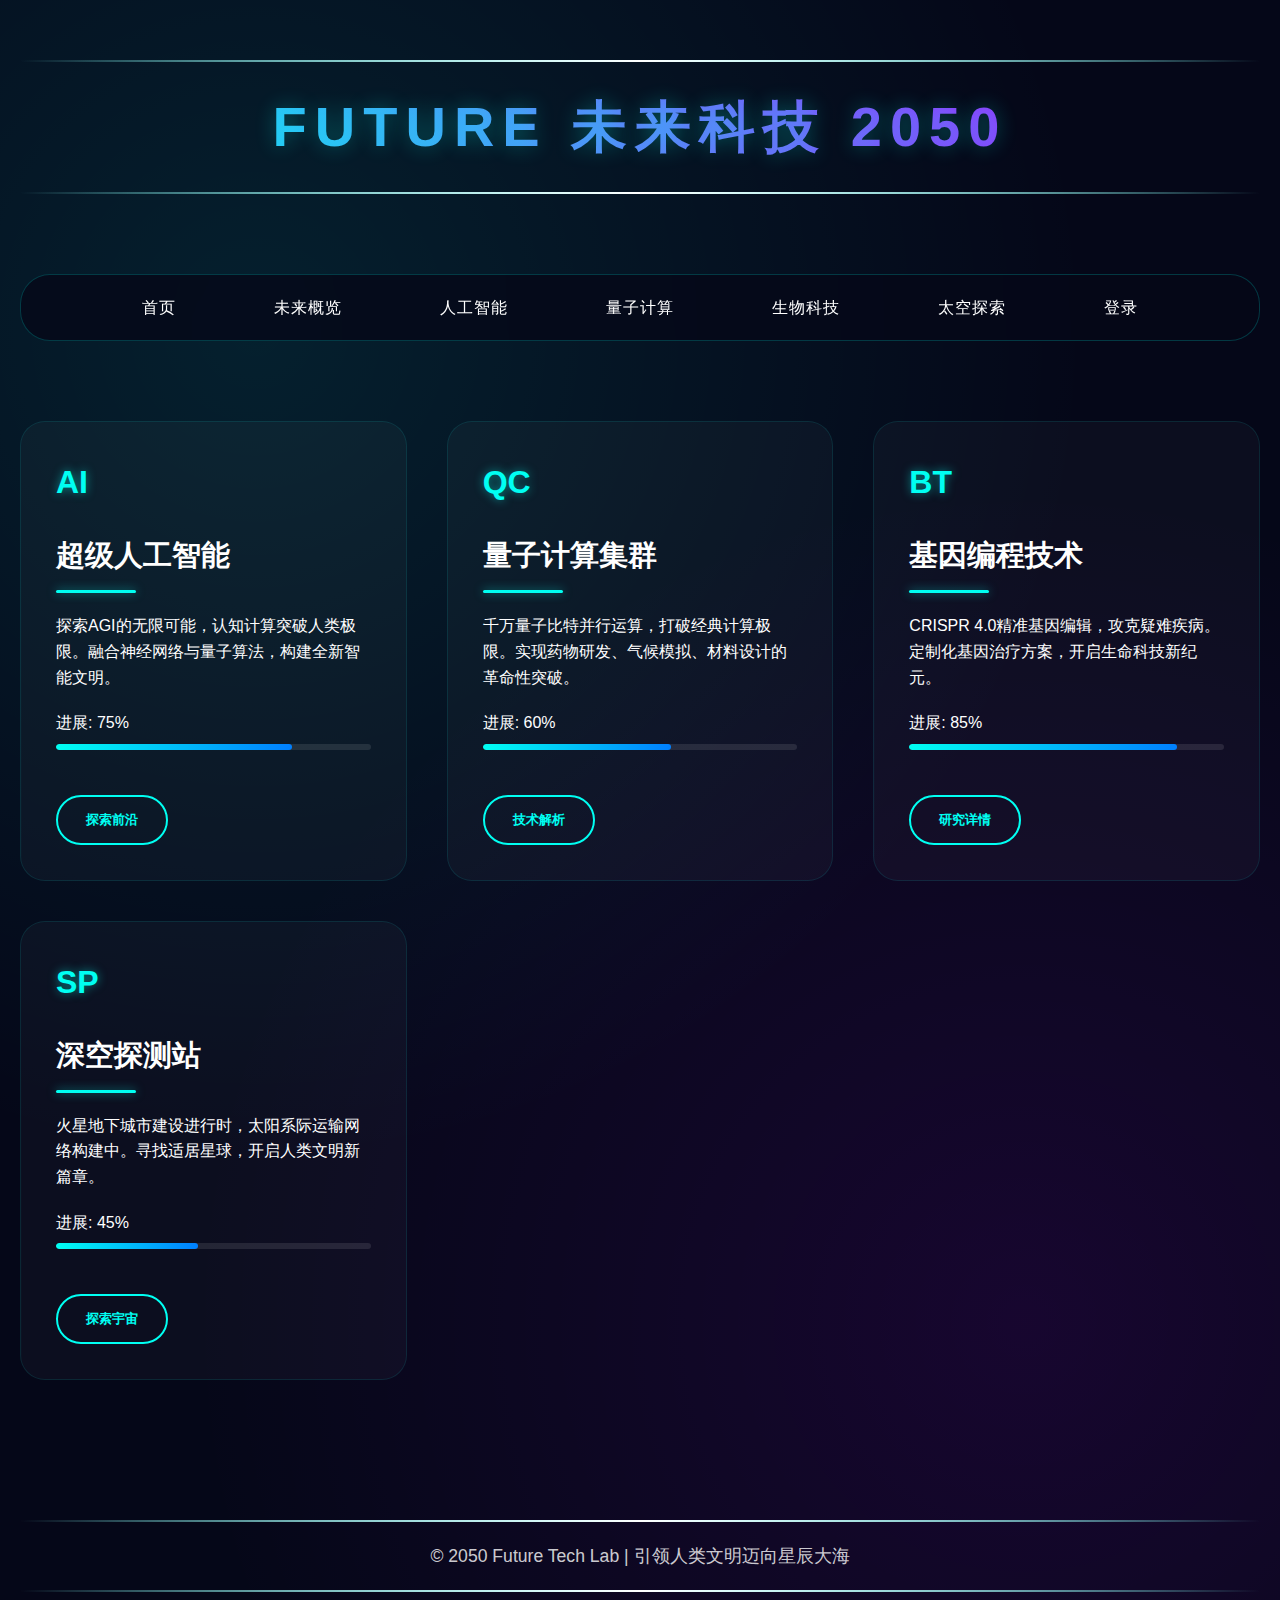
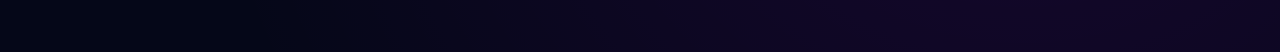
<file: index.html>
<!DOCTYPE html>
<html lang="zh">
<head>
    <meta charset="UTF-8">
    <meta name="viewport" content="width=device-width, initial-scale=1.0">
    <title>Future</title>
    <link rel="stylesheet" href="styles.css">
</head>
<body>
    <div class="container">
        <header>
            <div class="cyber-line"></div>
            <h1 class="logo">FUTURE 未来科技 2050</h1>
            <div class="cyber-line"></div>
        </header>
        
        <nav>
            <ul>
                <li><a href="index.html">首页</a></li>
                <li><a href="or.html">未来概览</a></li>
                <li><a href="ai.html">人工智能</a></li>
                <li><a href="lz.html">量子计算</a></li>
                <li><a href="sw.html">生物科技</a></li>
                <li><a href="tk.html">太空探索</a></li>
                <li><a href="login.html">登录</a></li>
            </ul>
        </nav>
        
        <div class="content">
            <div class="tech-card" data-aos="fade-up">
                <div class="card-icon">AI</div>
                <h2>超级人工智能</h2>
                <p>探索AGI的无限可能，认知计算突破人类极限。融合神经网络与量子算法，构建全新智能文明。</p>
                <div class="tech-stats">
                    <span>进展: 75%</span>
                    <div class="progress-bar">
                        <div class="progress" style="width: 75%"></div>
                    </div>
                </div>
                <button class="holo-btn">探索前沿</button>
            </div>
            
            <div class="tech-card" data-aos="fade-up">
                <div class="card-icon">QC</div>
                <h2>量子计算集群</h2>
                <p>千万量子比特并行运算，打破经典计算极限。实现药物研发、气候模拟、材料设计的革命性突破。</p>
                <div class="tech-stats">
                    <span>进展: 60%</span>
                    <div class="progress-bar">
                        <div class="progress" style="width: 60%"></div>
                    </div>
                </div>
                <button class="holo-btn">技术解析</button>
            </div>
            
            <div class="tech-card" data-aos="fade-up">
                <div class="card-icon">BT</div>
                <h2>基因编程技术</h2>
                <p>CRISPR 4.0精准基因编辑，攻克疑难疾病。定制化基因治疗方案，开启生命科技新纪元。</p>
                <div class="tech-stats">
                    <span>进展: 85%</span>
                    <div class="progress-bar">
                        <div class="progress" style="width: 85%"></div>
                    </div>
                </div>
                <button class="holo-btn">研究详情</button>
            </div>
            
            <div class="tech-card" data-aos="fade-up">
                <div class="card-icon">SP</div>
                <h2>深空探测站</h2>
                <p>火星地下城市建设进行时，太阳系际运输网络构建中。寻找适居星球，开启人类文明新篇章。</p>
                <div class="tech-stats">
                    <span>进展: 45%</span>
                    <div class="progress-bar">
                        <div class="progress" style="width: 45%"></div>
                    </div>
                </div>
                <button class="holo-btn">探索宇宙</button>
            </div>
        </div>
        
        <footer>
            <div class="cyber-line"></div>
            <p>© 2050 Future Tech Lab | 引领人类文明迈向星辰大海</p>
            <div class="cyber-line"></div>
        </footer>
    </div>
</body>
</html>
</file>
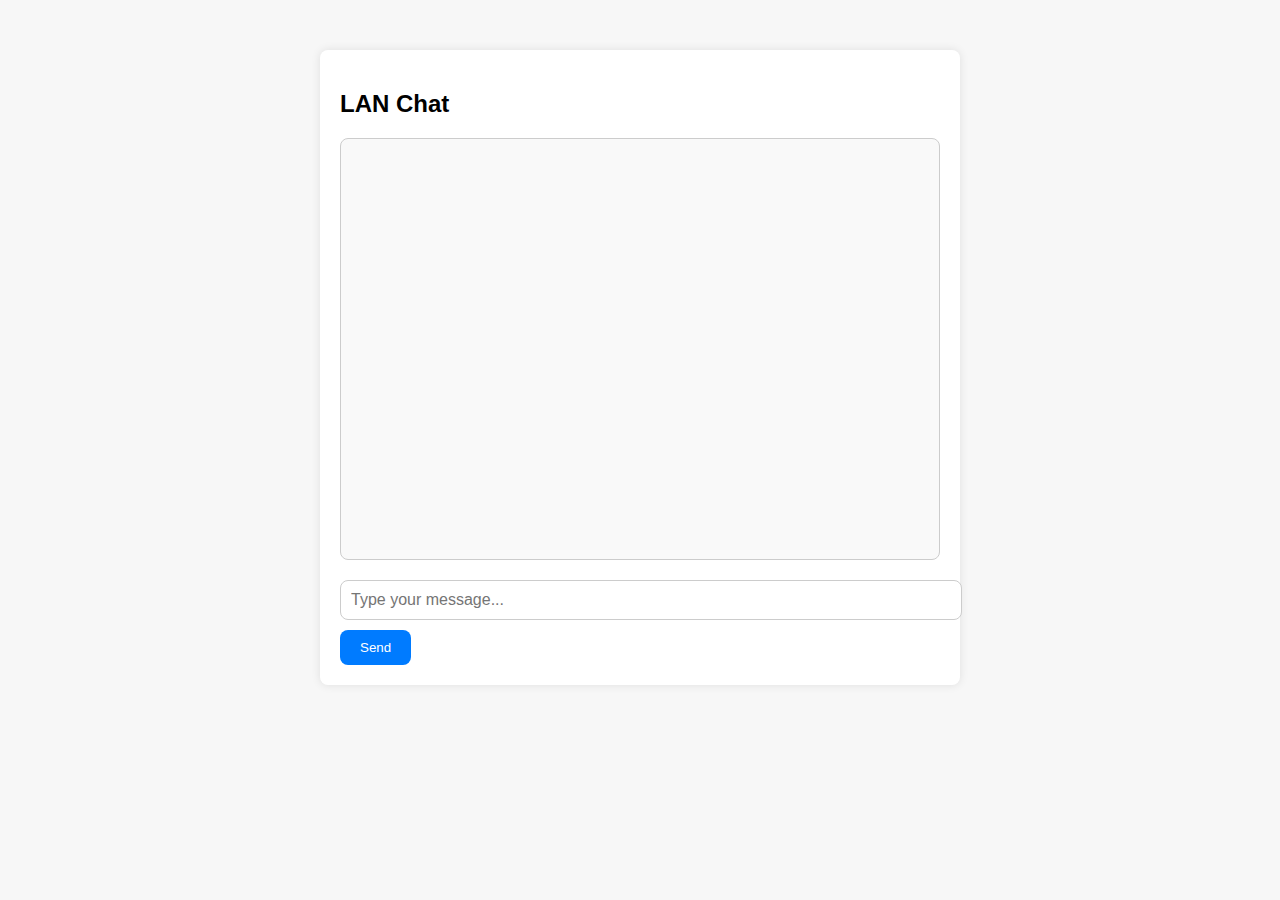
<file: local-chat/public/index.html>
<!DOCTYPE html>
<html lang="en">
<head>
    <meta charset="UTF-8">
    <meta name="viewport" content="width=device-width, initial-scale=1.0">
    <title>Local LAN Chat</title>
    <style>
        body {
            font-family: Arial, sans-serif;
            background-color: #f7f7f7;
            margin: 0;
            padding: 0;
        }
        #chat-container {
            max-width: 600px;
            margin: 50px auto;
            padding: 20px;
            background-color: white;
            border-radius: 8px;
            box-shadow: 0 0 10px rgba(0, 0, 0, 0.1);
        }
        #chat-box {
            height: 400px;
            overflow-y: scroll;
            margin-bottom: 20px;
            padding: 10px;
            border: 1px solid #ccc;
            border-radius: 8px;
            background-color: #f9f9f9;
        }
        .user-msg, .other-msg {
            padding: 10px;
            margin: 5px;
            border-radius: 8px;
        }
        .user-msg {
            background-color: #cce5ff;
            text-align: right;
        }
        .other-msg {
            background-color: #e9ecef;
        }
        #input-box {
            width: 100%;
            padding: 10px;
            border: 1px solid #ccc;
            border-radius: 8px;
            font-size: 16px;
        }
        #send-btn {
            background-color: #007bff;
            color: white;
            padding: 10px 20px;
            border: none;
            border-radius: 8px;
            cursor: pointer;
            margin-top: 10px;
        }
        #send-btn:hover {
            background-color: #0056b3;
        }
    </style>
</head>
<body>

<div id="chat-container">
    <h2>LAN Chat</h2>
    <div id="chat-box"></div>
    <input type="text" id="input-box" placeholder="Type your message..." />
    <button id="send-btn">Send</button>
</div>

<script>
    const ws = new WebSocket('ws://localhost:3000');  // 连接到WebSocket服务器

    // 监听消息
    ws.onmessage = (event) => {
        const message = event.data;
        displayMessage(message, 'other');
    };

    // 发送消息
    document.getElementById('send-btn').addEventListener('click', () => {
        const message = document.getElementById('input-box').value;
        if (message) {
            displayMessage(message, 'user');
            ws.send(message); // 发送消息到WebSocket服务器
            document.getElementById('input-box').value = ''; // 清空输入框
        }
    });

    // 按Enter键发送消息
    document.getElementById('input-box').addEventListener('keypress', (event) => {
        if (event.key === 'Enter') {
            document.getElementById('send-btn').click();
        }
    });

    // 显示消息
    function displayMessage(message, sender) {
        const chatBox = document.getElementById('chat-box');
        const messageElement = document.createElement('div');
        messageElement.classList.add(sender === 'user' ? 'user-msg' : 'other-msg');
        messageElement.textContent = message;
        chatBox.appendChild(messageElement);
        chatBox.scrollTop = chatBox.scrollHeight; // 滚动到底部
    }
</script>

</body>
</html>
</file>
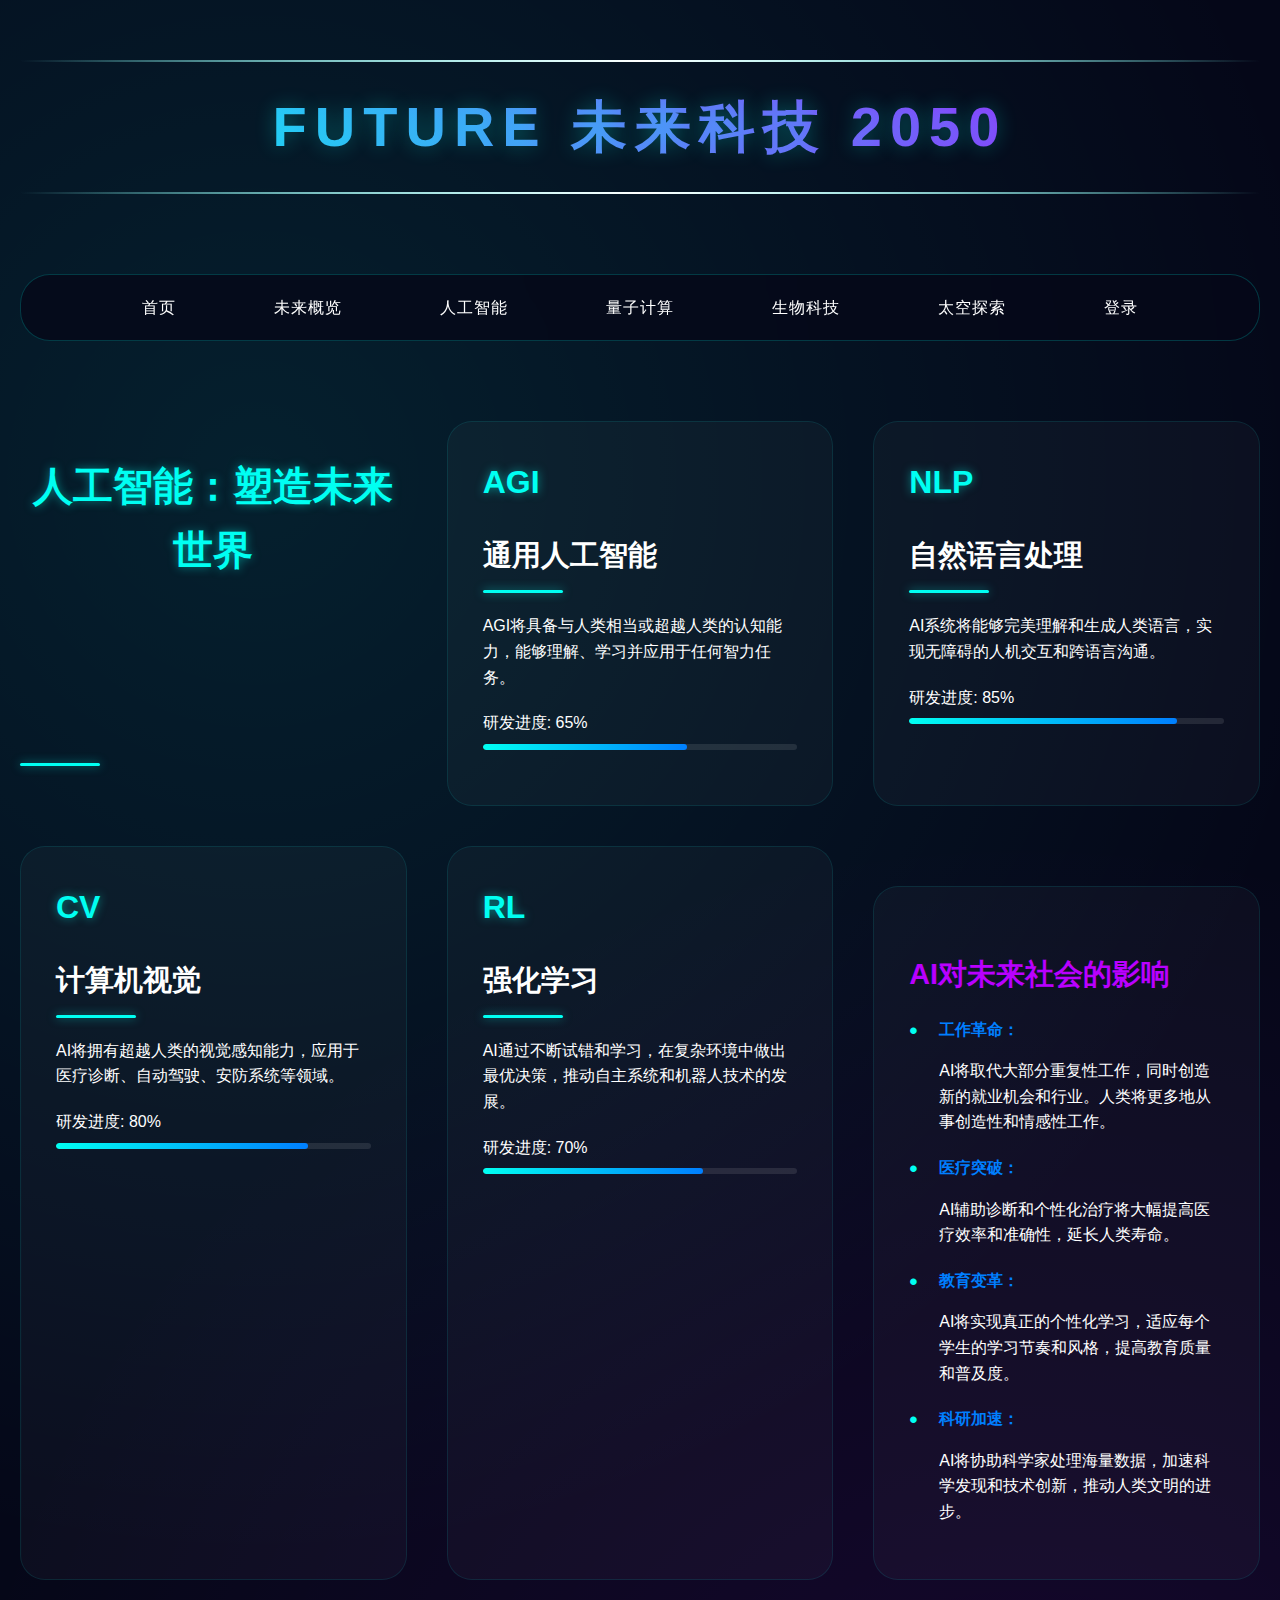
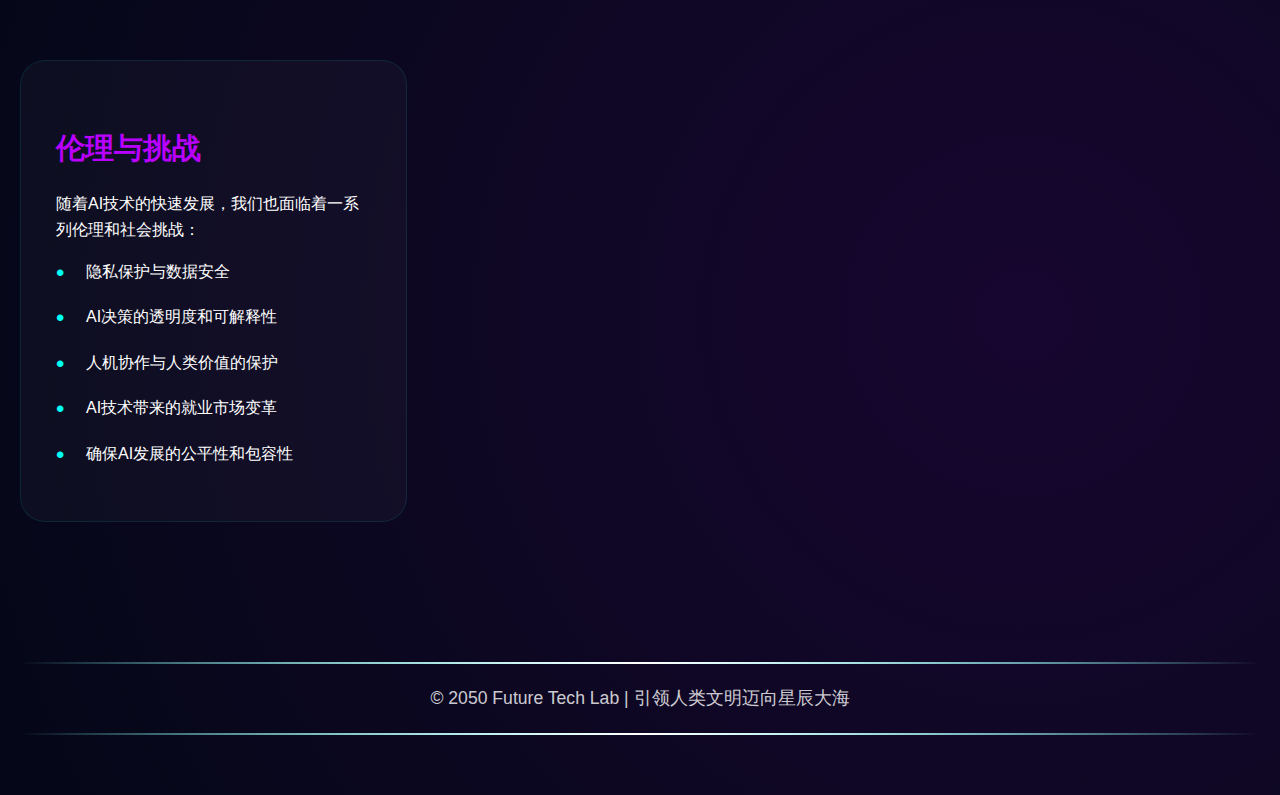
<file: ai.html>
<!DOCTYPE html>
<html lang="zh">
<head>
    <meta charset="UTF-8">
    <meta name="viewport" content="width=device-width, initial-scale=1.0">
    <title>Future Tech - 人工智能</title>
    <link rel="stylesheet" href="ai.css">
</head>
<body>
    <div class="container">
        <header>
            <div class="cyber-line"></div>
            <h1 class="logo">FUTURE 未来科技 2050</h1>
            <div class="cyber-line"></div>
        </header>
        
        <nav>
            <ul>
                <li><a href="index.html">首页</a></li>
                <li><a href="or.html">未来概览</a></li>
                <li><a href="ai.html">人工智能</a></li>
                <li><a href="lz.html">量子计算</a></li>
                <li><a href="sw.html">生物科技</a></li>
                <li><a href="tk.html">太空探索</a></li>
                <li><a href="login.html">登录</a></li>
            </ul>
        </nav>
        
        <div class="content">
            <h2 class="page-title">人工智能：塑造未来世界</h2>
            
            <div class="tech-card" data-aos="fade-up">
                <div class="card-icon">AGI</div>
                <h2>通用人工智能</h2>
                <p>AGI将具备与人类相当或超越人类的认知能力，能够理解、学习并应用于任何智力任务。</p>
                <div class="tech-stats">
                    <span>研发进度: 65%</span>
                    <div class="progress-bar">
                        <div class="progress" style="width: 65%"></div>
                    </div>
                </div>
            </div>
            
            <div class="tech-card" data-aos="fade-up">
                <div class="card-icon">NLP</div>
                <h2>自然语言处理</h2>
                <p>AI系统将能够完美理解和生成人类语言，实现无障碍的人机交互和跨语言沟通。</p>
                <div class="tech-stats">
                    <span>研发进度: 85%</span>
                    <div class="progress-bar">
                        <div class="progress" style="width: 85%"></div>
                    </div>
                </div>
            </div>
            
            <div class="tech-card" data-aos="fade-up">
                <div class="card-icon">CV</div>
                <h2>计算机视觉</h2>
                <p>AI将拥有超越人类的视觉感知能力，应用于医疗诊断、自动驾驶、安防系统等领域。</p>
                <div class="tech-stats">
                    <span>研发进度: 80%</span>
                    <div class="progress-bar">
                        <div class="progress" style="width: 80%"></div>
                    </div>
                </div>
            </div>
            
            <div class="tech-card" data-aos="fade-up">
                <div class="card-icon">RL</div>
                <h2>强化学习</h2>
                <p>AI通过不断试错和学习，在复杂环境中做出最优决策，推动自主系统和机器人技术的发展。</p>
                <div class="tech-stats">
                    <span>研发进度: 70%</span>
                    <div class="progress-bar">
                        <div class="progress" style="width: 70%"></div>
                    </div>
                </div>
            </div>
            
            <div class="ai-impact">
                <h3>AI对未来社会的影响</h3>
                <ul>
                    <li>
                        <strong>工作革命：</strong>
                        <p>AI将取代大部分重复性工作，同时创造新的就业机会和行业。人类将更多地从事创造性和情感性工作。</p>
                    </li>
                    <li>
                        <strong>医疗突破：</strong>
                        <p>AI辅助诊断和个性化治疗将大幅提高医疗效率和准确性，延长人类寿命。</p>
                    </li>
                    <li>
                        <strong>教育变革：</strong>
                        <p>AI将实现真正的个性化学习，适应每个学生的学习节奏和风格，提高教育质量和普及度。</p>
                    </li>
                    <li>
                        <strong>科研加速：</strong>
                        <p>AI将协助科学家处理海量数据，加速科学发现和技术创新，推动人类文明的进步。</p>
                    </li>
                </ul>
            </div>
            
            <div class="ethical-considerations">
                <h3>伦理与挑战</h3>
                <p>随着AI技术的快速发展，我们也面临着一系列伦理和社会挑战：</p>
                <ul>
                    <li>隐私保护与数据安全</li>
                    <li>AI决策的透明度和可解释性</li>
                    <li>人机协作与人类价值的保护</li>
                    <li>AI技术带来的就业市场变革</li>
                    <li>确保AI发展的公平性和包容性</li>
                </ul>
            </div>
        </div>
        
        <footer>
            <div class="cyber-line"></div>
            <p>© 2050 Future Tech Lab | 引领人类文明迈向星辰大海</p>
            <div class="cyber-line"></div>
        </footer>
    </div>
</body>
</html>
</file>
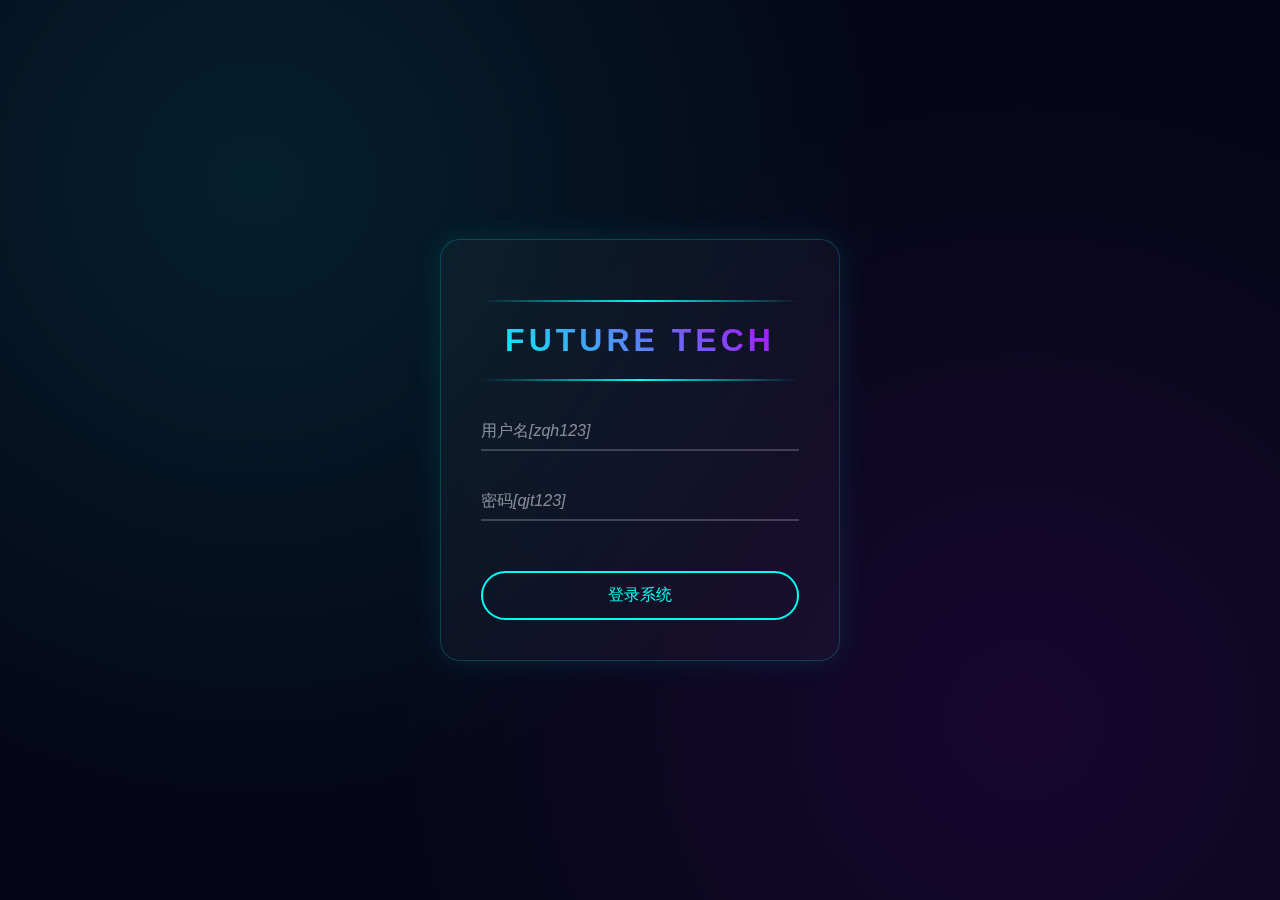
<file: login.html>
<!DOCTYPE html>
<html lang="zh">
<head>
    <meta charset="UTF-8">
    <meta name="viewport" content="width=device-width, initial-scale=1.0">
    <title>Future Tech - 登录</title>
    <link rel="stylesheet" href="login.css">
</head>
<body>
    <div class="container">
        <div class="login-box">
            <div class="cyber-line"></div>
            <h1>FUTURE TECH</h1>
            <div class="cyber-line"></div>
            
            <form id="loginForm" onsubmit="return validateLogin(event)">
                <div class="input-group">
                    <input type="text" id="username" required>
                    <span class="highlight"></span>
                    <label>用户名<em>[zqh123]</em></label>
                </div>

                <div class="input-group">
                    <input type="password" id="password" required>
                    <span class="highlight"></span>
                    <label>密码<em>[qjt123]</em></label>
                </div>

                <div id="errorMessage" class="error-message">用户名或密码错误</div>
                <button type="submit" class="login-btn">登录系统</button>
            </form>
        </div>
    </div>

    <script>
        // 默认用户名和密码
        const DEFAULT_USERNAME = 'zqh123';
        const DEFAULT_PASSWORD = 'qjt123';

        function validateLogin(event) {
            event.preventDefault();
            
            const username = document.getElementById('username').value;
            const password = document.getElementById('password').value;
            const errorMessage = document.getElementById('errorMessage');
            const loginBox = document.querySelector('.login-box');

            if (username === DEFAULT_USERNAME && password === DEFAULT_PASSWORD) {
                // 登录成功，跳转到主页
                window.location.href = 'index.html';
            } else {
                // 显示错误信息
                errorMessage.style.display = 'block';
                loginBox.classList.add('shake');
                
                // 移除抖动动画，以便下次可以再次触发
                setTimeout(() => {
                    loginBox.classList.remove('shake');
                }, 500);
            }

            return false;
        }
    </script>
</body>
</html>
</file>
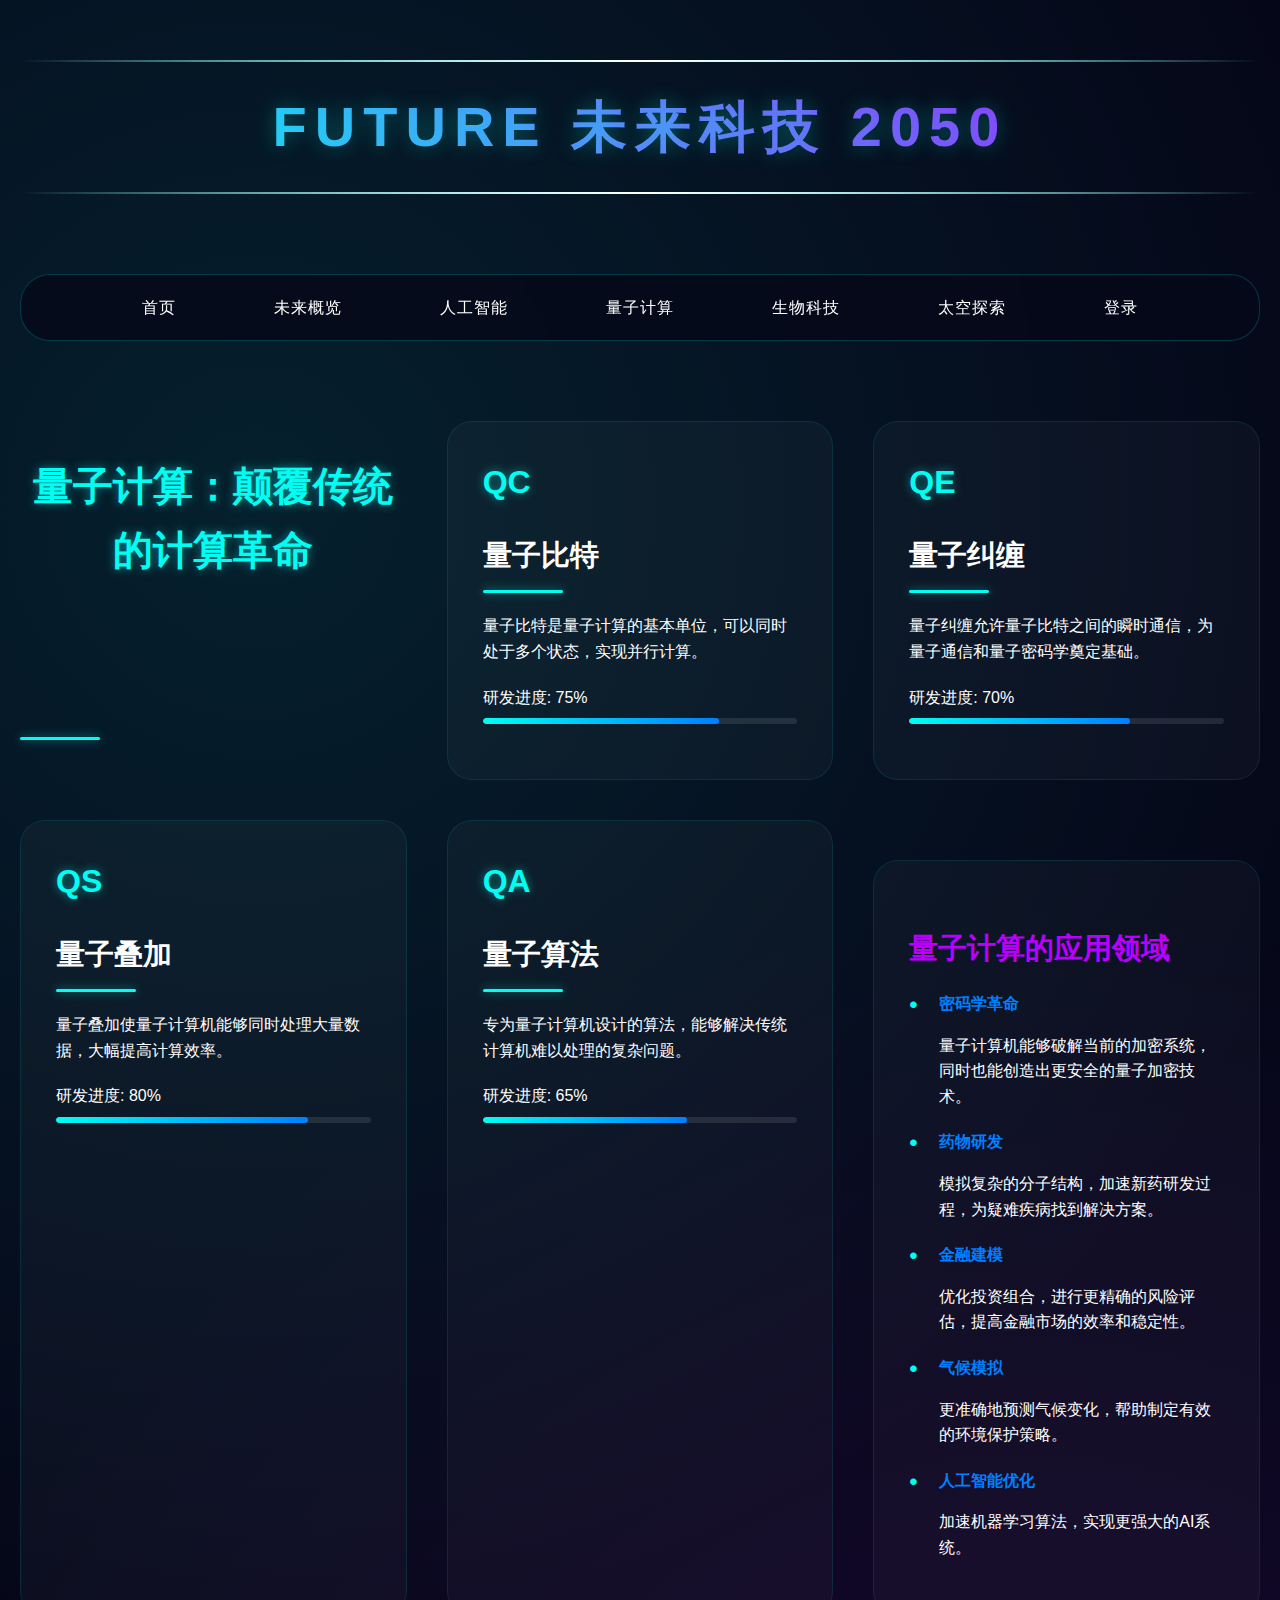
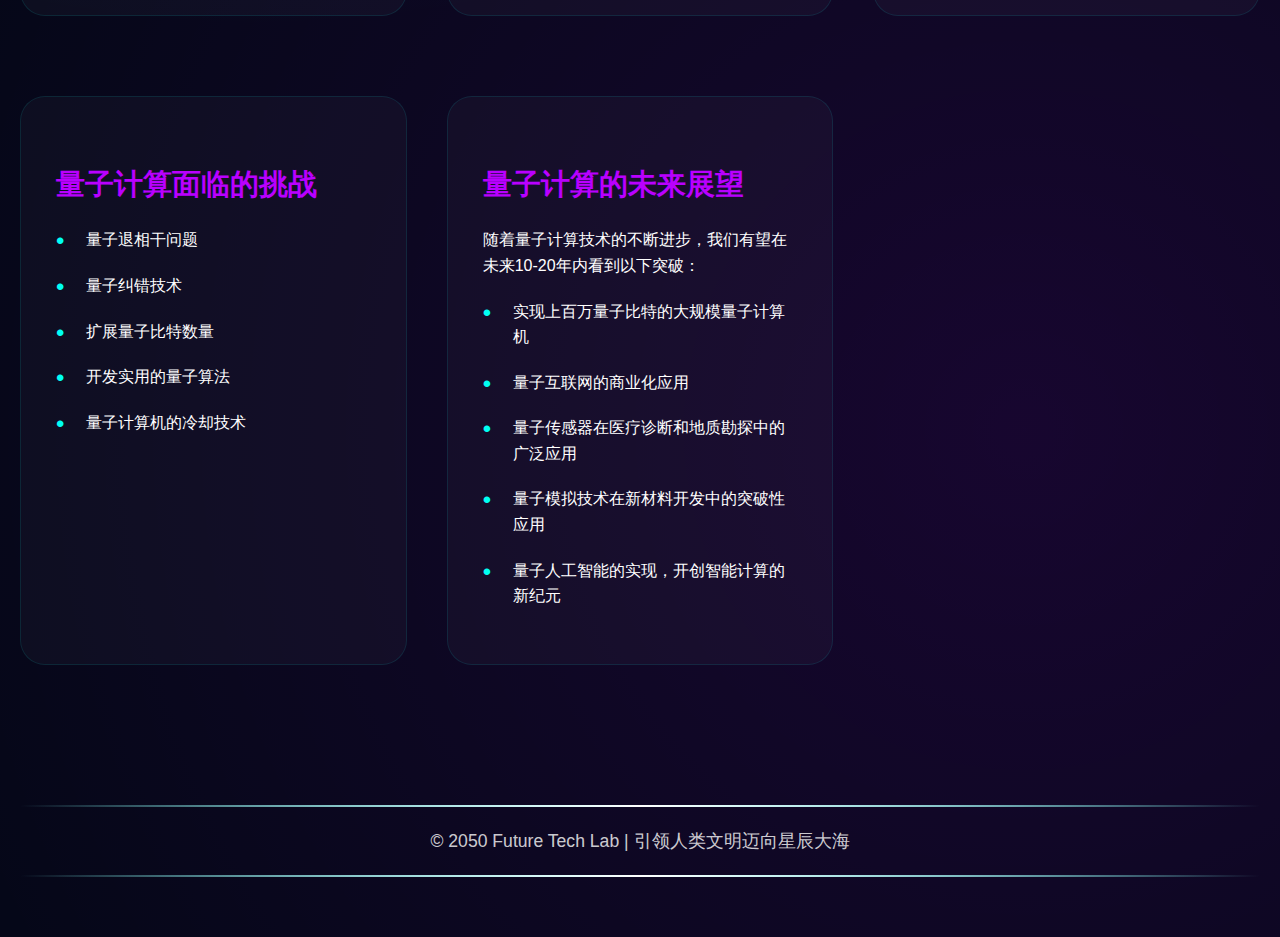
<file: lz.html>
<!DOCTYPE html>
<html lang="zh">
<head>
    <meta charset="UTF-8">
    <meta name="viewport" content="width=device-width, initial-scale=1.0">
    <title>Future Tech - 量子计算</title>
    <link rel="stylesheet" href="lz.css">
</head>
<body>
    <div class="container">
        <header>
            <div class="cyber-line"></div>
            <h1 class="logo">FUTURE 未来科技 2050</h1>
            <div class="cyber-line"></div>
        </header>
        
        <nav>
            <ul>
                <li><a href="index.html">首页</a></li>
                <li><a href="or.html">未来概览</a></li>
                <li><a href="ai.html">人工智能</a></li>
                <li><a href="lz.html">量子计算</a></li>
                <li><a href="sw.html">生物科技</a></li>
                <li><a href="tk.html">太空探索</a></li>
                <li><a href="login.html">登录</a></li>
            </ul>
        </nav>
        
        <div class="content">
            <h2 class="page-title">量子计算：颠覆传统的计算革命</h2>
            
            <div class="tech-card" data-aos="fade-up">
                <div class="card-icon">QC</div>
                <h2>量子比特</h2>
                <p>量子比特是量子计算的基本单位，可以同时处于多个状态，实现并行计算。</p>
                <div class="tech-stats">
                    <span>研发进度: 75%</span>
                    <div class="progress-bar">
                        <div class="progress" style="width: 75%"></div>
                    </div>
                </div>
            </div>
            
            <div class="tech-card" data-aos="fade-up">
                <div class="card-icon">QE</div>
                <h2>量子纠缠</h2>
                <p>量子纠缠允许量子比特之间的瞬时通信，为量子通信和量子密码学奠定基础。</p>
                <div class="tech-stats">
                    <span>研发进度: 70%</span>
                    <div class="progress-bar">
                        <div class="progress" style="width: 70%"></div>
                    </div>
                </div>
            </div>
            
            <div class="tech-card" data-aos="fade-up">
                <div class="card-icon">QS</div>
                <h2>量子叠加</h2>
                <p>量子叠加使量子计算机能够同时处理大量数据，大幅提高计算效率。</p>
                <div class="tech-stats">
                    <span>研发进度: 80%</span>
                    <div class="progress-bar">
                        <div class="progress" style="width: 80%"></div>
                    </div>
                </div>
            </div>
            
            <div class="tech-card" data-aos="fade-up">
                <div class="card-icon">QA</div>
                <h2>量子算法</h2>
                <p>专为量子计算机设计的算法，能够解决传统计算机难以处理的复杂问题。</p>
                <div class="tech-stats">
                    <span>研发进度: 65%</span>
                    <div class="progress-bar">
                        <div class="progress" style="width: 65%"></div>
                    </div>
                </div>
            </div>
            
            <div class="quantum-applications">
                <h3>量子计算的应用领域</h3>
                <ul>
                    <li>
                        <strong>密码学革命</strong>
                        <p>量子计算机能够破解当前的加密系统，同时也能创造出更安全的量子加密技术。</p>
                    </li>
                    <li>
                        <strong>药物研发</strong>
                        <p>模拟复杂的分子结构，加速新药研发过程，为疑难疾病找到解决方案。</p>
                    </li>
                    <li>
                        <strong>金融建模</strong>
                        <p>优化投资组合，进行更精确的风险评估，提高金融市场的效率和稳定性。</p>
                    </li>
                    <li>
                        <strong>气候模拟</strong>
                        <p>更准确地预测气候变化，帮助制定有效的环境保护策略。</p>
                    </li>
                    <li>
                        <strong>人工智能优化</strong>
                        <p>加速机器学习算法，实现更强大的AI系统。</p>
                    </li>
                </ul>
            </div>
            
            <div class="quantum-challenges">
                <h3>量子计算面临的挑战</h3>
                <ul>
                    <li>量子退相干问题</li>
                    <li>量子纠错技术</li>
                    <li>扩展量子比特数量</li>
                    <li>开发实用的量子算法</li>
                    <li>量子计算机的冷却技术</li>
                </ul>
            </div>
            
            <div class="quantum-future">
                <h3>量子计算的未来展望</h3>
                <p>随着量子计算技术的不断进步，我们有望在未来10-20年内看到以下突破：</p>
                <ul>
                    <li>实现上百万量子比特的大规模量子计算机</li>
                    <li>量子互联网的商业化应用</li>
                    <li>量子传感器在医疗诊断和地质勘探中的广泛应用</li>
                    <li>量子模拟技术在新材料开发中的突破性应用</li>
                    <li>量子人工智能的实现，开创智能计算的新纪元</li>
                </ul>
            </div>
        </div>
        
        <footer>
            <div class="cyber-line"></div>
            <p>© 2050 Future Tech Lab | 引领人类文明迈向星辰大海</p>
            <div class="cyber-line"></div>
        </footer>
    </div>
</body>
</html>
</file>
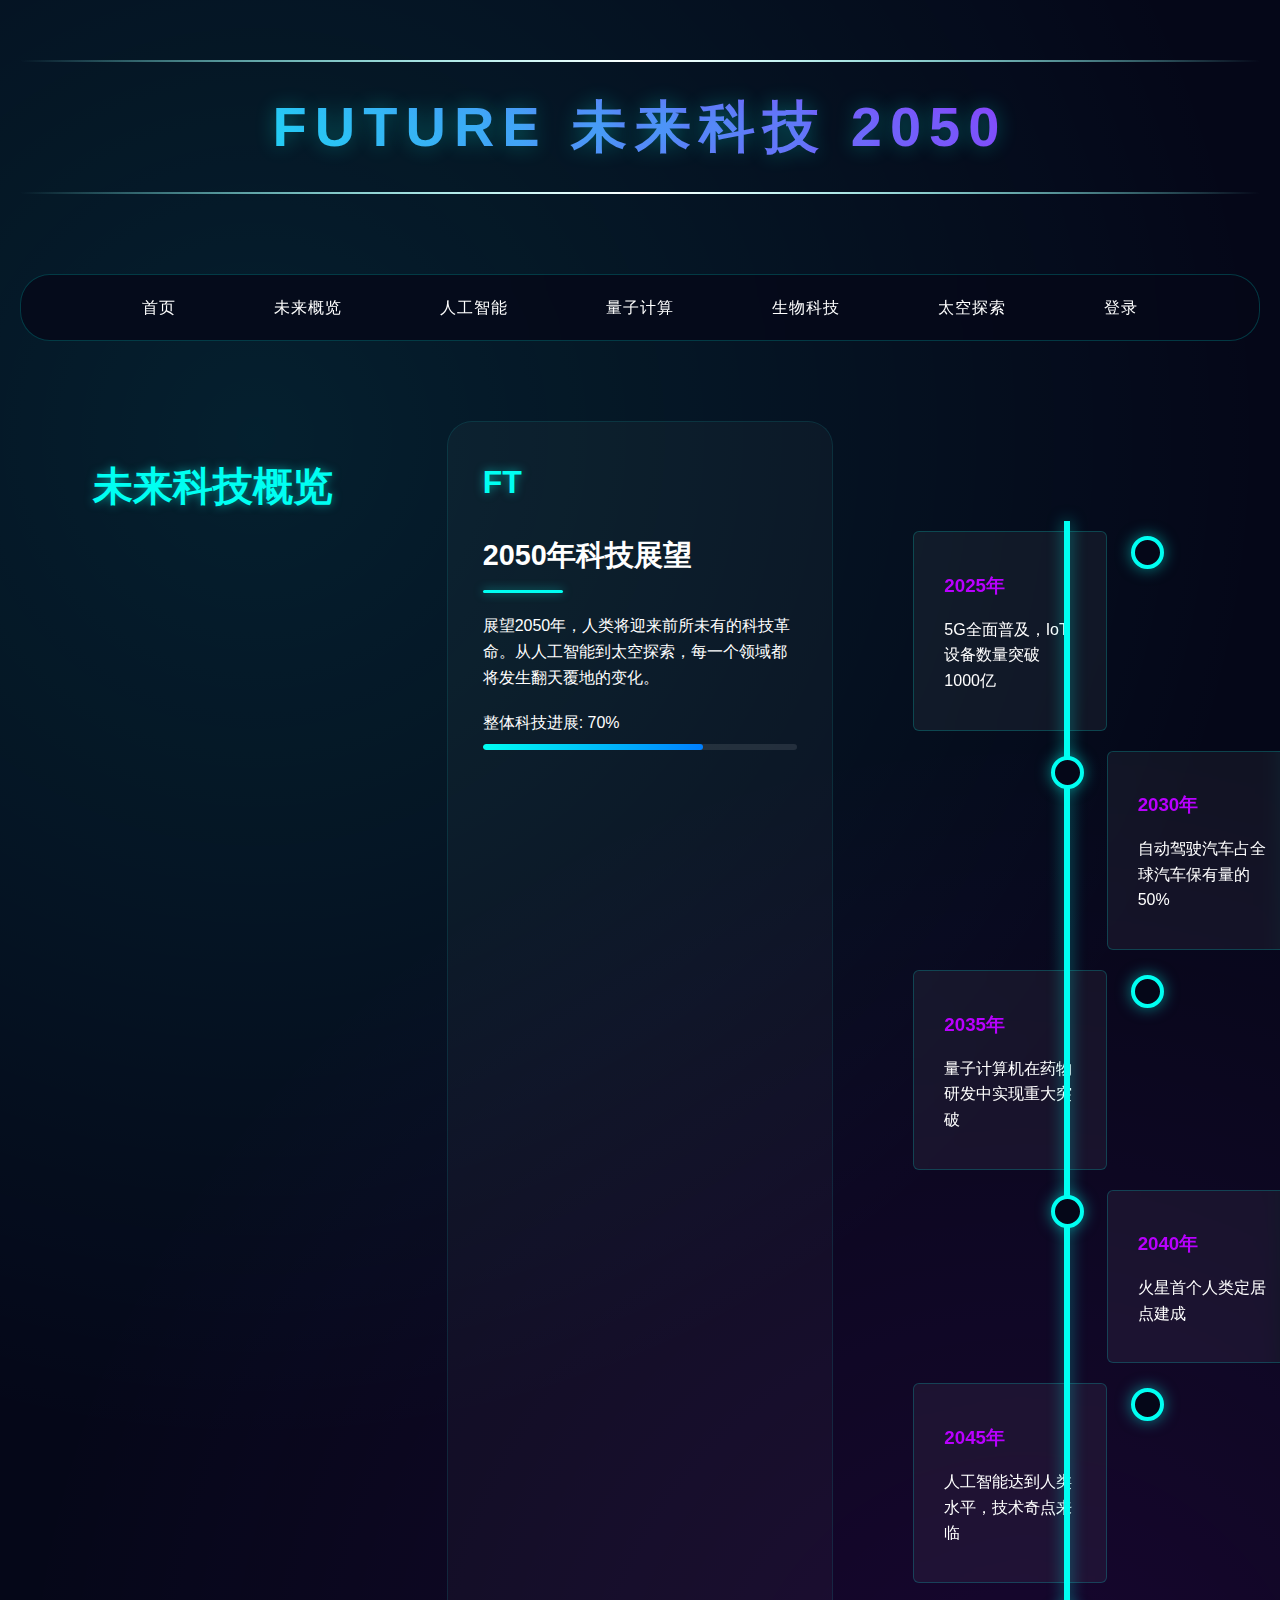
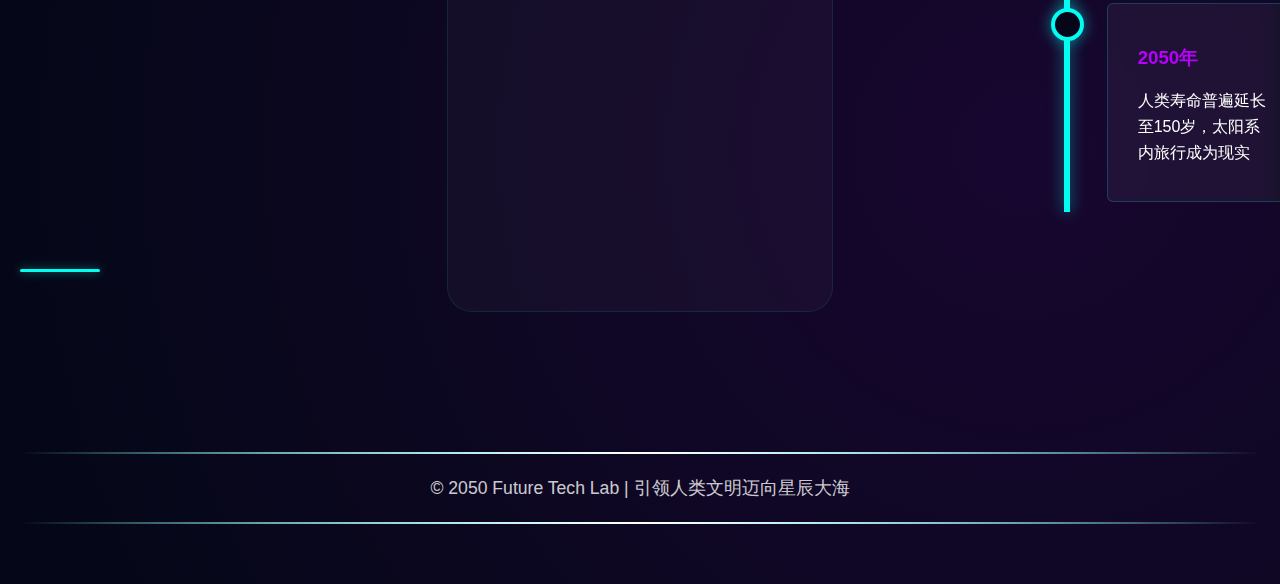
<file: or.html>
<!DOCTYPE html>
<html lang="zh">
<head>
    <meta charset="UTF-8">
    <meta name="viewport" content="width=device-width, initial-scale=1.0">
    <title>Future Tech - 未来概览</title>
    <link rel="stylesheet" href="or.css">
</head>
<body>
    <div class="container">
        <header>
            <div class="cyber-line"></div>
            <h1 class="logo">FUTURE 未来科技 2050</h1>
            <div class="cyber-line"></div>
        </header>
        
        <nav>
            <ul>
                <li><a href="index.html">首页</a></li>
                <li><a href="or.html">未来概览</a></li>
                <li><a href="ai.html">人工智能</a></li>
                <li><a href="lz.html">量子计算</a></li>
                <li><a href="sw.html">生物科技</a></li>
                <li><a href="tk.html">太空探索</a></li>
                <li><a href="login.html">登录</a></li>
            </ul>
        </nav>
        
        <div class="content">
            <h2 class="page-title">未来科技概览</h2>
            
            <div class="tech-card" data-aos="fade-up">
                <div class="card-icon">FT</div>
                <h2>2050年科技展望</h2>
                <p>展望2050年，人类将迎来前所未有的科技革命。从人工智能到太空探索，每一个领域都将发生翻天覆地的变化。</p>
                <div class="tech-stats">
                    <span>整体科技进展: 70%</span>
                    <div class="progress-bar">
                        <div class="progress" style="width: 70%"></div>
                    </div>
                </div>
            </div>
            
            <div class="timeline">
                <div class="timeline-item" data-aos="fade-right">
                    <div class="timeline-content">
                        <h3>2025年</h3>
                        <p>5G全面普及，IoT设备数量突破1000亿</p>
                    </div>
                </div>
                <div class="timeline-item" data-aos="fade-left">
                    <div class="timeline-content">
                        <h3>2030年</h3>
                        <p>自动驾驶汽车占全球汽车保有量的50%</p>
                    </div>
                </div>
                <div class="timeline-item" data-aos="fade-right">
                    <div class="timeline-content">
                        <h3>2035年</h3>
                        <p>量子计算机在药物研发中实现重大突破</p>
                    </div>
                </div>
                <div class="timeline-item" data-aos="fade-left">
                    <div class="timeline-content">
                        <h3>2040年</h3>
                        <p>火星首个人类定居点建成</p>
                    </div>
                </div>
                <div class="timeline-item" data-aos="fade-right">
                    <div class="timeline-content">
                        <h3>2045年</h3>
                        <p>人工智能达到人类水平，技术奇点来临</p>
                    </div>
                </div>
                <div class="timeline-item" data-aos="fade-left">
                    <div class="timeline-content">
                        <h3>2050年</h3>
                        <p>人类寿命普遍延长至150岁，太阳系内旅行成为现实</p>
                    </div>
                </div>
            </div>
        </div>
        
        <footer>
            <div class="cyber-line"></div>
            <p>© 2050 Future Tech Lab | 引领人类文明迈向星辰大海</p>
            <div class="cyber-line"></div>
        </footer>
    </div>
</body>
</html>
</file>
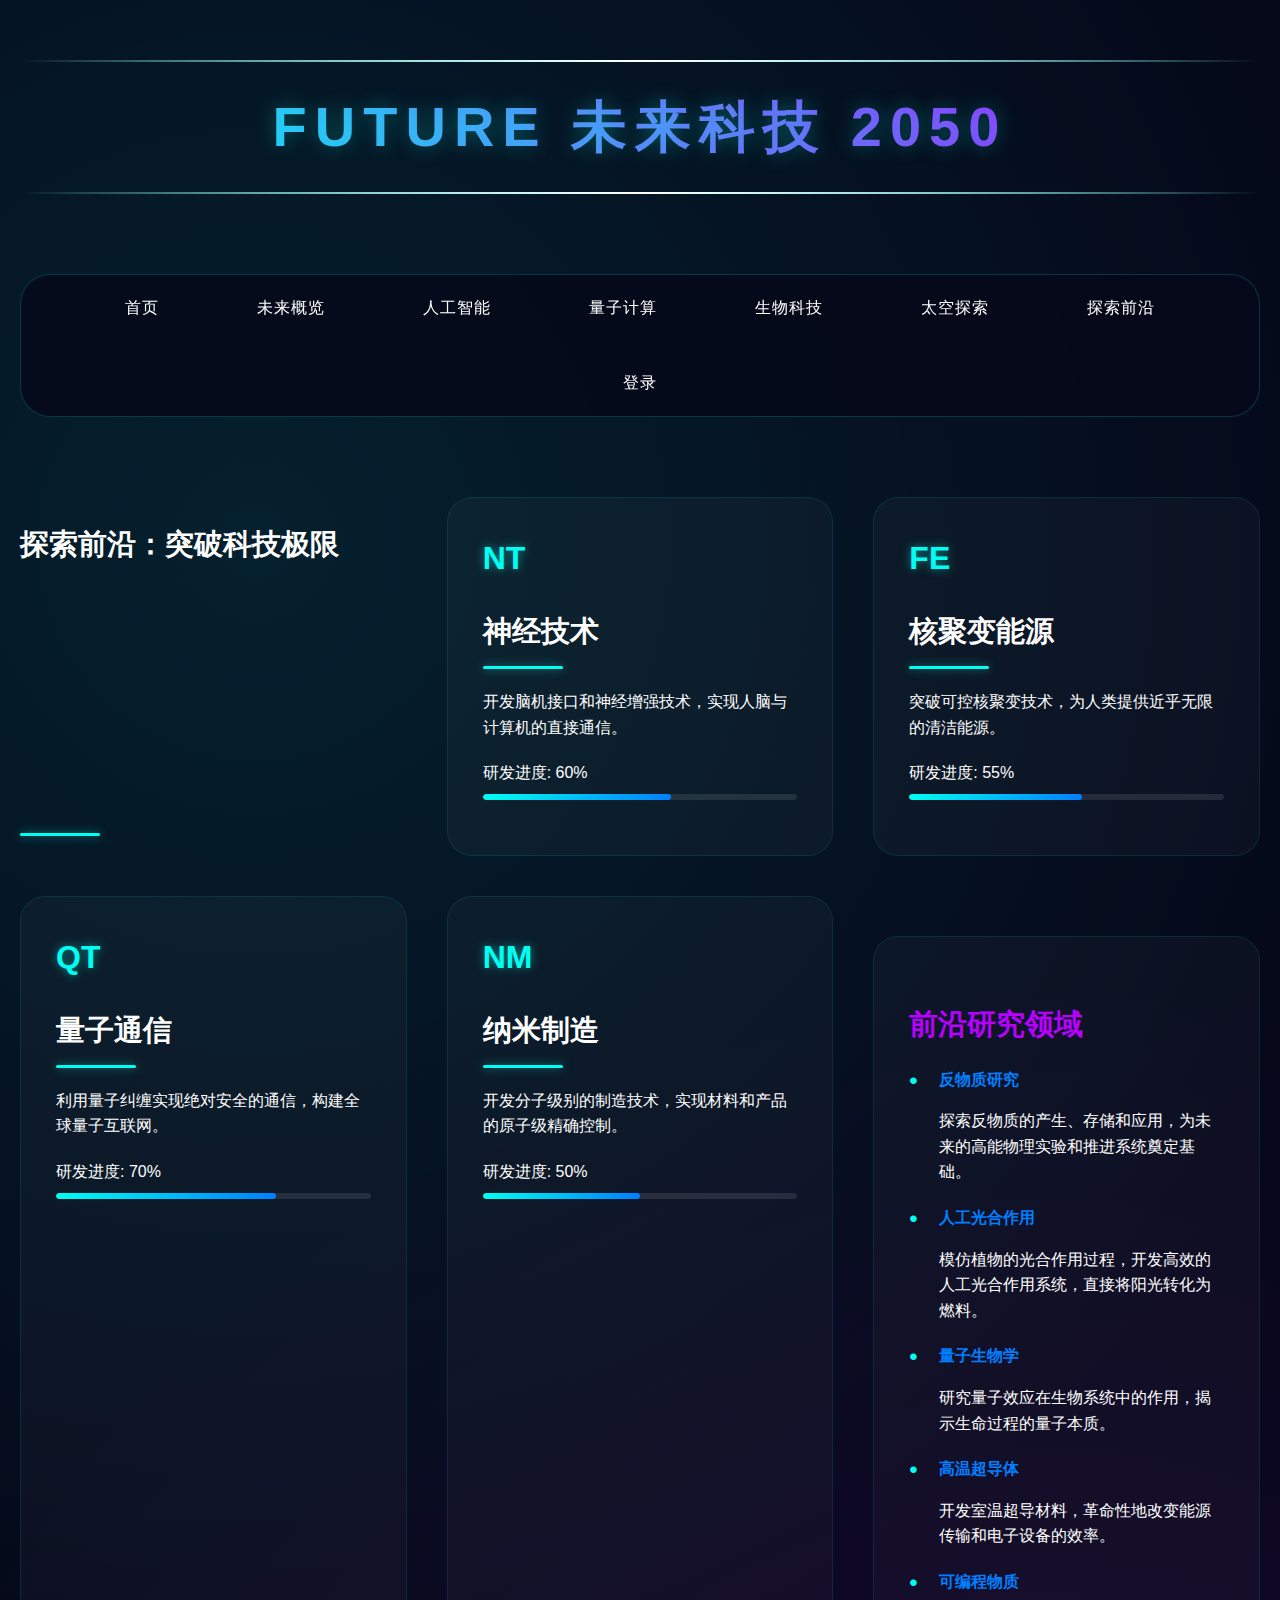
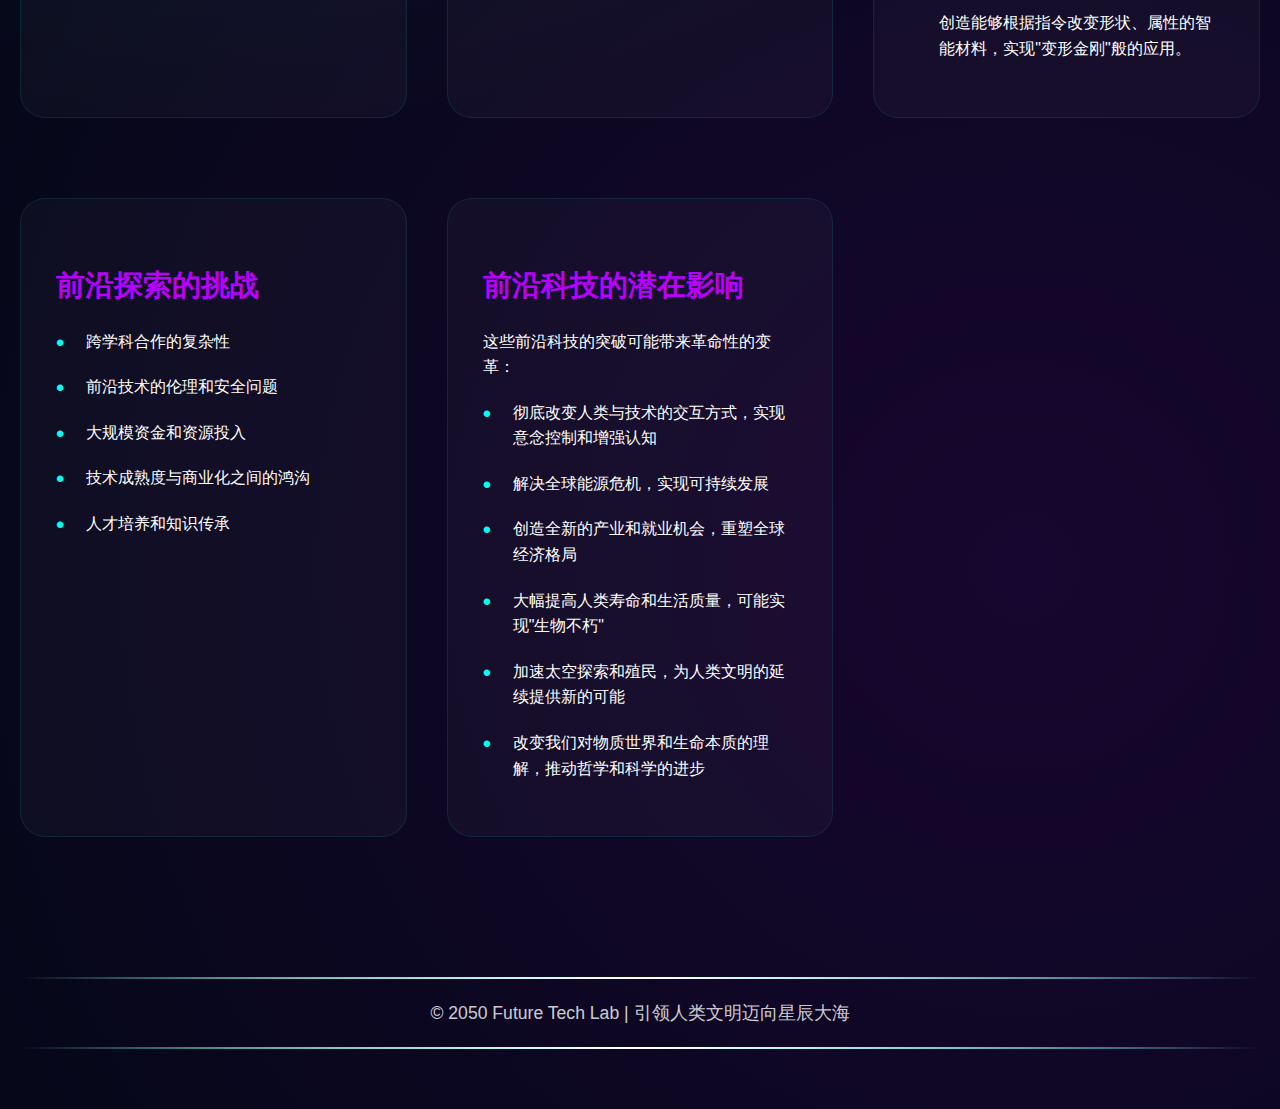
<file: qy.html>
<!DOCTYPE html>
<html lang="zh">
<head>
    <meta charset="UTF-8">
    <meta name="viewport" content="width=device-width, initial-scale=1.0">
    <title>Future Tech - 探索前沿</title>
    <link rel="stylesheet" href="styles.css">
</head>
<body>
    <div class="container">
        <header>
            <div class="cyber-line"></div>
            <h1 class="logo">FUTURE 未来科技 2050</h1>
            <div class="cyber-line"></div>
        </header>
        
        <nav>
            <ul>
                <li><a href="index.html">首页</a></li>
                <li><a href="future-overview.html">未来概览</a></li>
                <li><a href="ai.html">人工智能</a></li>
                <li><a href="quantum-computing.html">量子计算</a></li>
                <li><a href="biotech.html">生物科技</a></li>
                <li><a href="space-exploration.html">太空探索</a></li>
                <li><a href="explore-frontier.html" class="active">探索前沿</a></li>
                <li><a href="login.html">登录</a></li>
            </ul>
        </nav>
        
        <div class="content">
            <h2 class="page-title">探索前沿：突破科技极限</h2>
            
            <div class="tech-card" data-aos="fade-up">
                <div class="card-icon">NT</div>
                <h2>神经技术</h2>
                <p>开发脑机接口和神经增强技术，实现人脑与计算机的直接通信。</p>
                <div class="tech-stats">
                    <span>研发进度: 60%</span>
                    <div class="progress-bar">
                        <div class="progress" style="width: 60%"></div>
                    </div>
                </div>
            </div>
            
            <div class="tech-card" data-aos="fade-up">
                <div class="card-icon">FE</div>
                <h2>核聚变能源</h2>
                <p>突破可控核聚变技术，为人类提供近乎无限的清洁能源。</p>
                <div class="tech-stats">
                    <span>研发进度: 55%</span>
                    <div class="progress-bar">
                        <div class="progress" style="width: 55%"></div>
                    </div>
                </div>
            </div>
            
            <div class="tech-card" data-aos="fade-up">
                <div class="card-icon">QT</div>
                <h2>量子通信</h2>
                <p>利用量子纠缠实现绝对安全的通信，构建全球量子互联网。</p>
                <div class="tech-stats">
                    <span>研发进度: 70%</span>
                    <div class="progress-bar">
                        <div class="progress" style="width: 70%"></div>
                    </div>
                </div>
            </div>
            
            <div class="tech-card" data-aos="fade-up">
                <div class="card-icon">NM</div>
                <h2>纳米制造</h2>
                <p>开发分子级别的制造技术，实现材料和产品的原子级精确控制。</p>
                <div class="tech-stats">
                    <span>研发进度: 50%</span>
                    <div class="progress-bar">
                        <div class="progress" style="width: 50%"></div>
                    </div>
                </div>
            </div>
            
            <div class="frontier-research">
                <h3>前沿研究领域</h3>
                <ul>
                    <li>
                        <strong>反物质研究</strong>
                        <p>探索反物质的产生、存储和应用，为未来的高能物理实验和推进系统奠定基础。</p>
                    </li>
                    <li>
                        <strong>人工光合作用</strong>
                        <p>模仿植物的光合作用过程，开发高效的人工光合作用系统，直接将阳光转化为燃料。</p>
                    </li>
                    <li>
                        <strong>量子生物学</strong>
                        <p>研究量子效应在生物系统中的作用，揭示生命过程的量子本质。</p>
                    </li>
                    <li>
                        <strong>高温超导体</strong>
                        <p>开发室温超导材料，革命性地改变能源传输和电子设备的效率。</p>
                    </li>
                    <li>
                        <strong>可编程物质</strong>
                        <p>创造能够根据指令改变形状、属性的智能材料，实现"变形金刚"般的应用。</p>
                    </li>
                </ul>
            </div>
            
            <div class="frontier-challenges">
                <h3>前沿探索的挑战</h3>
                <ul>
                    <li>跨学科合作的复杂性</li>
                    <li>前沿技术的伦理和安全问题</li>
                    <li>大规模资金和资源投入</li>
                    <li>技术成熟度与商业化之间的鸿沟</li>
                    <li>人才培养和知识传承</li>
                </ul>
            </div>
            
            <div class="frontier-impact">
                <h3>前沿科技的潜在影响</h3>
                <p>这些前沿科技的突破可能带来革命性的变革：</p>
                <ul>
                    <li>彻底改变人类与技术的交互方式，实现意念控制和增强认知</li>
                    <li>解决全球能源危机，实现可持续发展</li>
                    <li>创造全新的产业和就业机会，重塑全球经济格局</li>
                    <li>大幅提高人类寿命和生活质量，可能实现"生物不朽"</li>
                    <li>加速太空探索和殖民，为人类文明的延续提供新的可能</li>
                    <li>改变我们对物质世界和生命本质的理解，推动哲学和科学的进步</li>
                </ul>
            </div>
        </div>
        
        <footer>
            <div class="cyber-line"></div>
            <p>© 2050 Future Tech Lab | 引领人类文明迈向星辰大海</p>
            <div class="cyber-line"></div>
        </footer>
    </div>
</body>
</html>
</file>
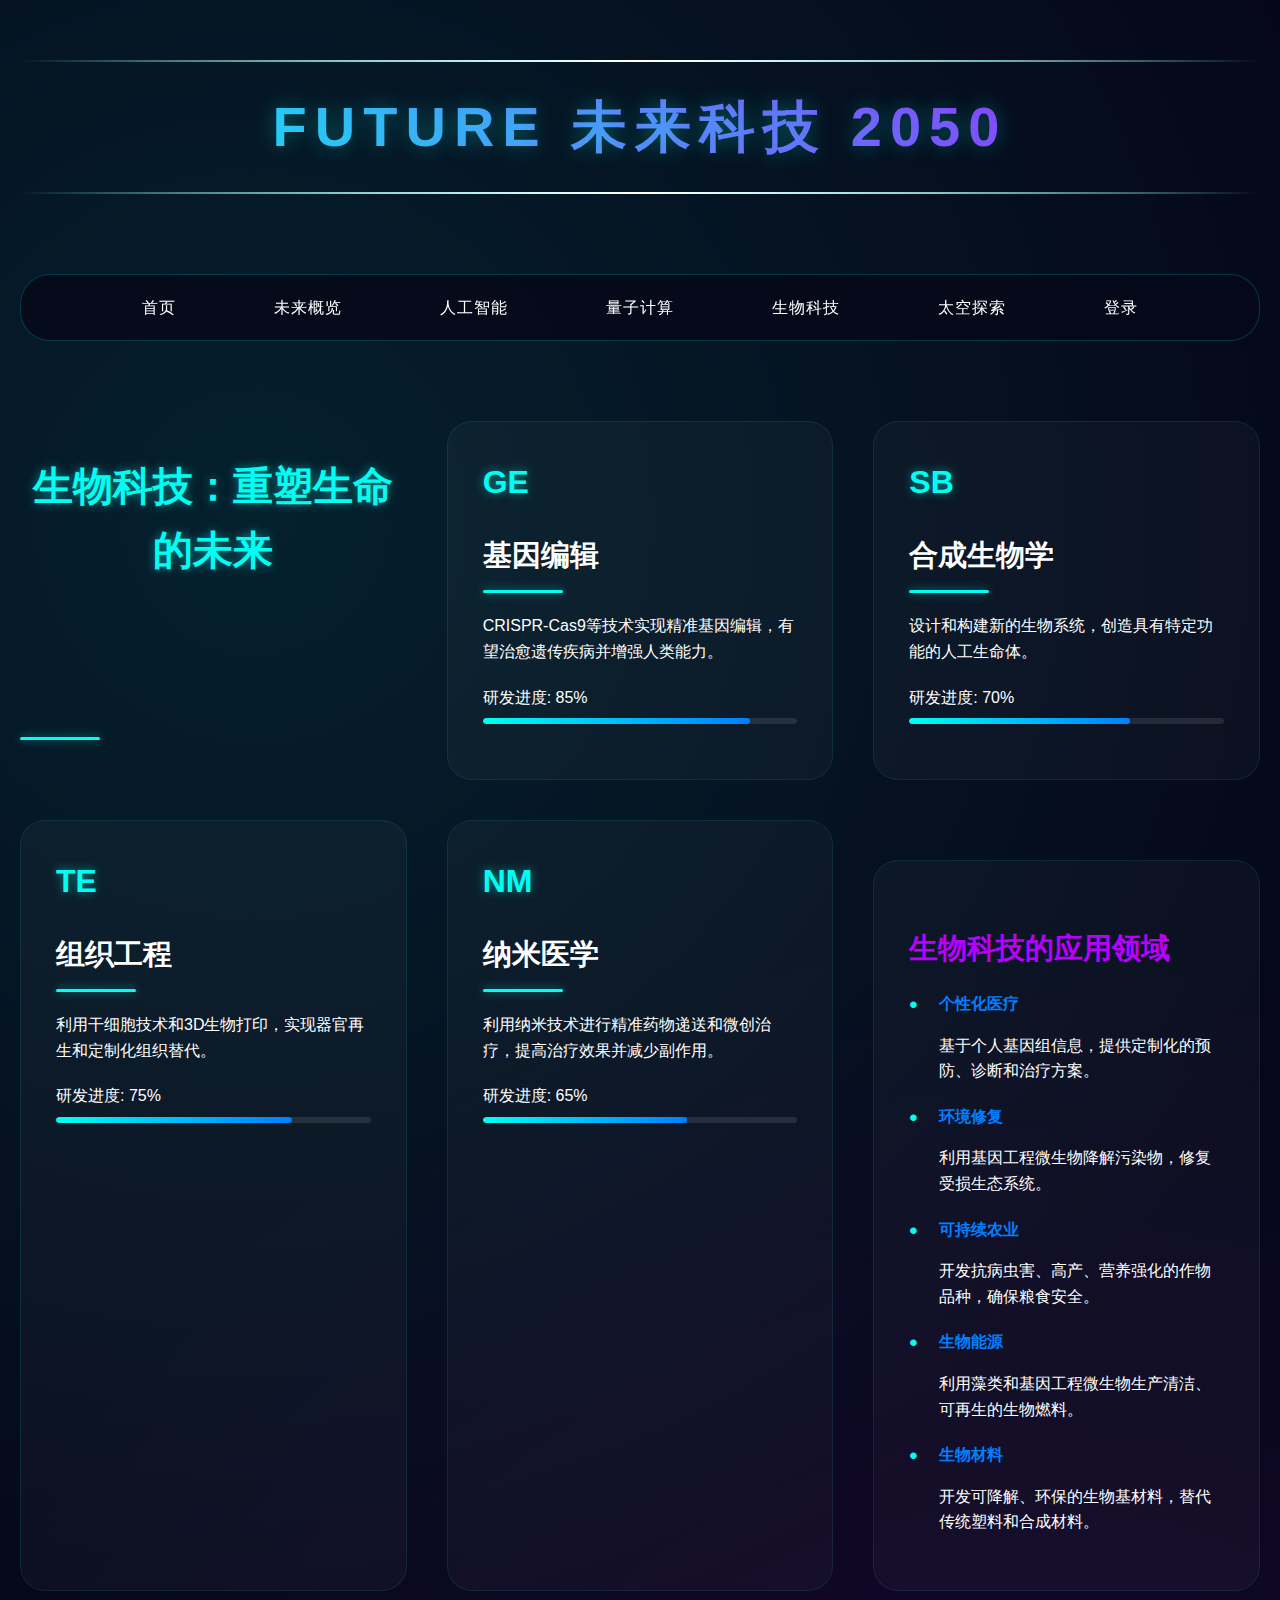
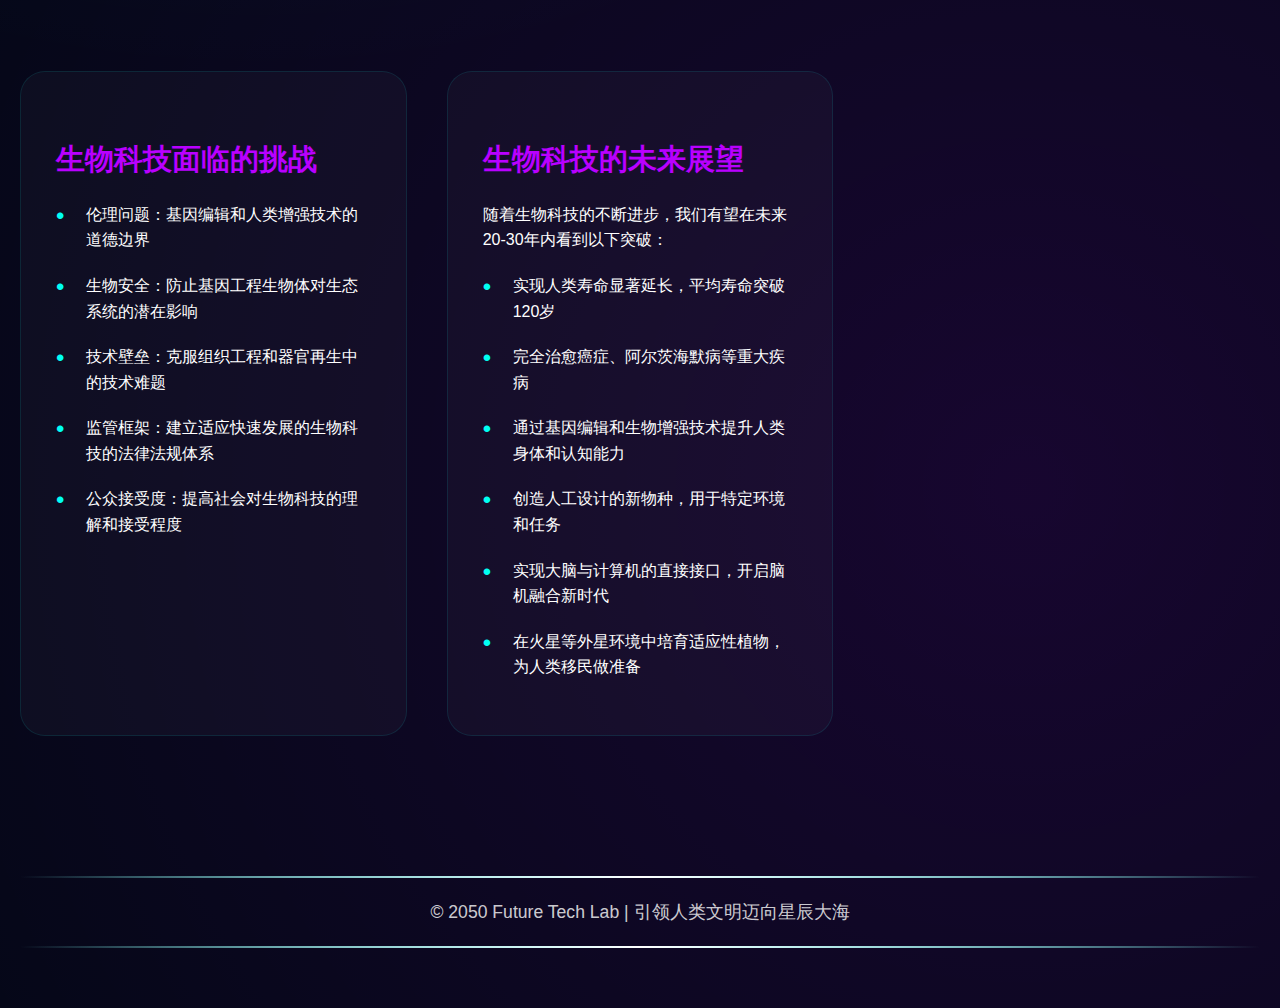
<file: sw.html>
<!DOCTYPE html>
<html lang="zh">
<head>
    <meta charset="UTF-8">
    <meta name="viewport" content="width=device-width, initial-scale=1.0">
    <title>Future Tech - 生物科技</title>
    <link rel="stylesheet" href="sw.css">
</head>
<body>
    <div class="container">
        <header>
            <div class="cyber-line"></div>
            <h1 class="logo">FUTURE 未来科技 2050</h1>
            <div class="cyber-line"></div>
        </header>
        
        <nav>
            <ul>
                <li><a href="index.html">首页</a></li>
                <li><a href="or.html">未来概览</a></li>
                <li><a href="ai.html">人工智能</a></li>
                <li><a href="lz.html">量子计算</a></li>
                <li><a href="sw.html">生物科技</a></li>
                <li><a href="tk.html">太空探索</a></li>
                <li><a href="login.html">登录</a></li>
            </ul>
        </nav>
        
        <div class="content">
            <h2 class="page-title">生物科技：重塑生命的未来</h2>
            
            <div class="tech-card" data-aos="fade-up">
                <div class="card-icon">GE</div>
                <h2>基因编辑</h2>
                <p>CRISPR-Cas9等技术实现精准基因编辑，有望治愈遗传疾病并增强人类能力。</p>
                <div class="tech-stats">
                    <span>研发进度: 85%</span>
                    <div class="progress-bar">
                        <div class="progress" style="width: 85%"></div>
                    </div>
                </div>
            </div>
            
            <div class="tech-card" data-aos="fade-up">
                <div class="card-icon">SB</div>
                <h2>合成生物学</h2>
                <p>设计和构建新的生物系统，创造具有特定功能的人工生命体。</p>
                <div class="tech-stats">
                    <span>研发进度: 70%</span>
                    <div class="progress-bar">
                        <div class="progress" style="width: 70%"></div>
                    </div>
                </div>
            </div>
            
            <div class="tech-card" data-aos="fade-up">
                <div class="card-icon">TE</div>
                <h2>组织工程</h2>
                <p>利用干细胞技术和3D生物打印，实现器官再生和定制化组织替代。</p>
                <div class="tech-stats">
                    <span>研发进度: 75%</span>
                    <div class="progress-bar">
                        <div class="progress" style="width: 75%"></div>
                    </div>
                </div>
            </div>
            
            <div class="tech-card" data-aos="fade-up">
                <div class="card-icon">NM</div>
                <h2>纳米医学</h2>
                <p>利用纳米技术进行精准药物递送和微创治疗，提高治疗效果并减少副作用。</p>
                <div class="tech-stats">
                    <span>研发进度: 65%</span>
                    <div class="progress-bar">
                        <div class="progress" style="width: 65%"></div>
                    </div>
                </div>
            </div>
            
            <div class="biotech-applications">
                <h3>生物科技的应用领域</h3>
                <ul>
                    <li>
                        <strong>个性化医疗</strong>
                        <p>基于个人基因组信息，提供定制化的预防、诊断和治疗方案。</p>
                    </li>
                    <li>
                        <strong>环境修复</strong>
                        <p>利用基因工程微生物降解污染物，修复受损生态系统。</p>
                    </li>
                    <li>
                        <strong>可持续农业</strong>
                        <p>开发抗病虫害、高产、营养强化的作物品种，确保粮食安全。</p>
                    </li>
                    <li>
                        <strong>生物能源</strong>
                        <p>利用藻类和基因工程微生物生产清洁、可再生的生物燃料。</p>
                    </li>
                    <li>
                        <strong>生物材料</strong>
                        <p>开发可降解、环保的生物基材料，替代传统塑料和合成材料。</p>
                    </li>
                </ul>
            </div>
            
            <div class="biotech-challenges">
                <h3>生物科技面临的挑战</h3>
                <ul>
                    <li>伦理问题：基因编辑和人类增强技术的道德边界</li>
                    <li>生物安全：防止基因工程生物体对生态系统的潜在影响</li>
                    <li>技术壁垒：克服组织工程和器官再生中的技术难题</li>
                    <li>监管框架：建立适应快速发展的生物科技的法律法规体系</li>
                    <li>公众接受度：提高社会对生物科技的理解和接受程度</li>
                </ul>
            </div>
            
            <div class="biotech-future">
                <h3>生物科技的未来展望</h3>
                <p>随着生物科技的不断进步，我们有望在未来20-30年内看到以下突破：</p>
                <ul>
                    <li>实现人类寿命显著延长，平均寿命突破120岁</li>
                    <li>完全治愈癌症、阿尔茨海默病等重大疾病</li>
                    <li>通过基因编辑和生物增强技术提升人类身体和认知能力</li>
                    <li>创造人工设计的新物种，用于特定环境和任务</li>
                    <li>实现大脑与计算机的直接接口，开启脑机融合新时代</li>
                    <li>在火星等外星环境中培育适应性植物，为人类移民做准备</li>
                </ul>
            </div>
        </div>
        
        <footer>
            <div class="cyber-line"></div>
            <p>© 2050 Future Tech Lab | 引领人类文明迈向星辰大海</p>
            <div class="cyber-line"></div>
        </footer>
    </div>
</body>
</html>
</file>
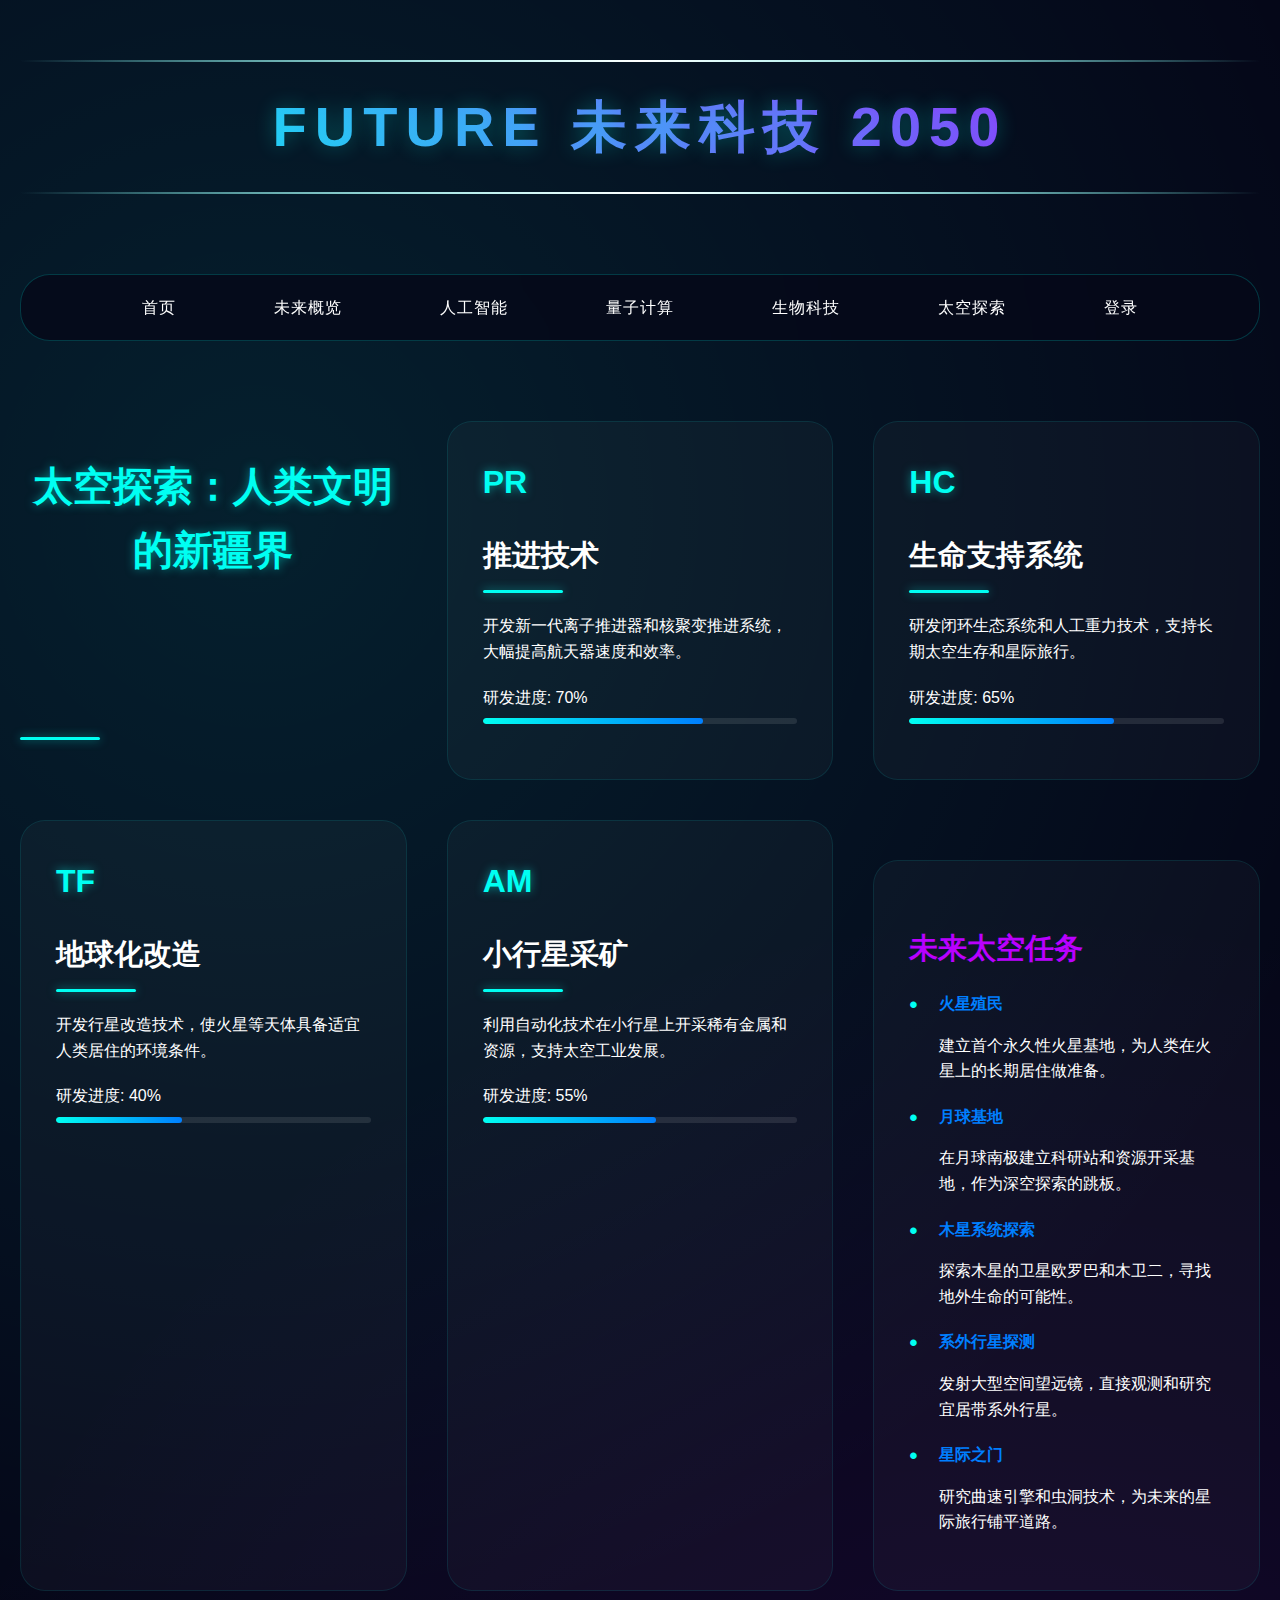
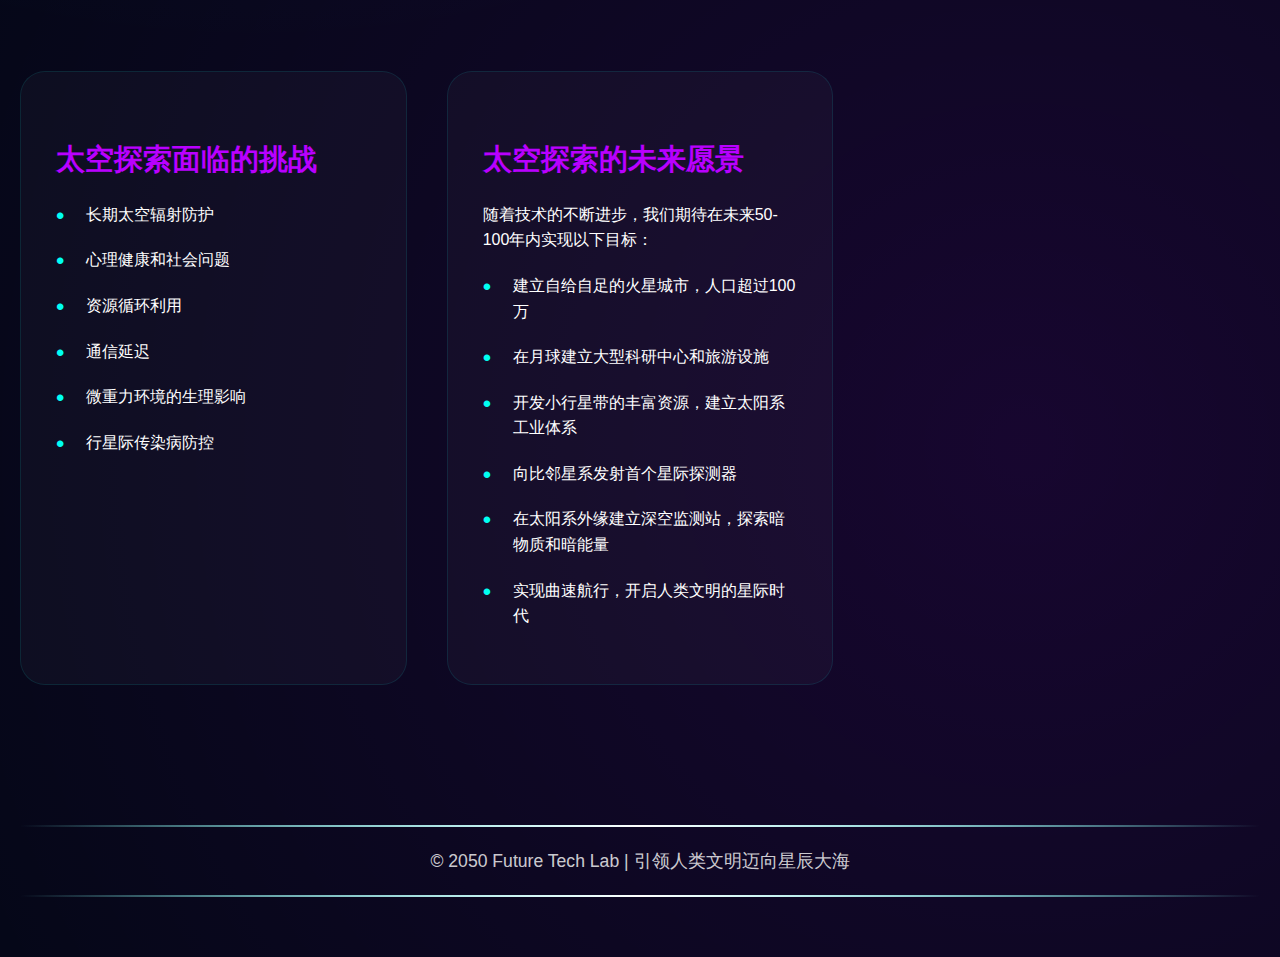
<file: tk.html>
<!DOCTYPE html>
<html lang="zh">
<head>
    <meta charset="UTF-8">
    <meta name="viewport" content="width=device-width, initial-scale=1.0">
    <title>Future Tech - 太空探索</title>
    <link rel="stylesheet" href="tk.css">
</head>
<body>
    <div class="container">
        <header>
            <div class="cyber-line"></div>
            <h1 class="logo">FUTURE 未来科技 2050</h1>
            <div class="cyber-line"></div>
        </header>
        
        <nav>
            <ul>
                <li><a href="index.html">首页</a></li>
                <li><a href="or.html">未来概览</a></li>
                <li><a href="ai.html">人工智能</a></li>
                <li><a href="lz.html">量子计算</a></li>
                <li><a href="sw.html">生物科技</a></li>
                <li><a href="tk.html">太空探索</a></li>
                <li><a href="login.html">登录</a></li>
            </ul>
        </nav>
        
        <div class="content">
            <h2 class="page-title">太空探索：人类文明的新疆界</h2>
            
            <div class="tech-card" data-aos="fade-up">
                <div class="card-icon">PR</div>
                <h2>推进技术</h2>
                <p>开发新一代离子推进器和核聚变推进系统，大幅提高航天器速度和效率。</p>
                <div class="tech-stats">
                    <span>研发进度: 70%</span>
                    <div class="progress-bar">
                        <div class="progress" style="width: 70%"></div>
                    </div>
                </div>
            </div>
            
            <div class="tech-card" data-aos="fade-up">
                <div class="card-icon">HC</div>
                <h2>生命支持系统</h2>
                <p>研发闭环生态系统和人工重力技术，支持长期太空生存和星际旅行。</p>
                <div class="tech-stats">
                    <span>研发进度: 65%</span>
                    <div class="progress-bar">
                        <div class="progress" style="width: 65%"></div>
                    </div>
                </div>
            </div>
            
            <div class="tech-card" data-aos="fade-up">
                <div class="card-icon">TF</div>
                <h2>地球化改造</h2>
                <p>开发行星改造技术，使火星等天体具备适宜人类居住的环境条件。</p>
                <div class="tech-stats">
                    <span>研发进度: 40%</span>
                    <div class="progress-bar">
                        <div class="progress" style="width: 40%"></div>
                    </div>
                </div>
            </div>
            
            <div class="tech-card" data-aos="fade-up">
                <div class="card-icon">AM</div>
                <h2>小行星采矿</h2>
                <p>利用自动化技术在小行星上开采稀有金属和资源，支持太空工业发展。</p>
                <div class="tech-stats">
                    <span>研发进度: 55%</span>
                    <div class="progress-bar">
                        <div class="progress" style="width: 55%"></div>
                    </div>
                </div>
            </div>
            
            <div class="space-missions">
                <h3>未来太空任务</h3>
                <ul>
                    <li>
                        <strong>火星殖民</strong>
                        <p>建立首个永久性火星基地，为人类在火星上的长期居住做准备。</p>
                    </li>
                    <li>
                        <strong>月球基地</strong>
                        <p>在月球南极建立科研站和资源开采基地，作为深空探索的跳板。</p>
                    </li>
                    <li>
                        <strong>木星系统探索</strong>
                        <p>探索木星的卫星欧罗巴和木卫二，寻找地外生命的可能性。</p>
                    </li>
                    <li>
                        <strong>系外行星探测</strong>
                        <p>发射大型空间望远镜，直接观测和研究宜居带系外行星。</p>
                    </li>
                    <li>
                        <strong>星际之门</strong>
                        <p>研究曲速引擎和虫洞技术，为未来的星际旅行铺平道路。</p>
                    </li>
                </ul>
            </div>
            
            <div class="space-challenges">
                <h3>太空探索面临的挑战</h3>
                <ul>
                    <li>长期太空辐射防护</li>
                    <li>心理健康和社会问题</li>
                    <li>资源循环利用</li>
                    <li>通信延迟</li>
                    <li>微重力环境的生理影响</li>
                    <li>行星际传染病防控</li>
                </ul>
            </div>
            
            <div class="space-future">
                <h3>太空探索的未来愿景</h3>
                <p>随着技术的不断进步，我们期待在未来50-100年内实现以下目标：</p>
                <ul>
                    <li>建立自给自足的火星城市，人口超过100万</li>
                    <li>在月球建立大型科研中心和旅游设施</li>
                    <li>开发小行星带的丰富资源，建立太阳系工业体系</li>
                    <li>向比邻星系发射首个星际探测器</li>
                    <li>在太阳系外缘建立深空监测站，探索暗物质和暗能量</li>
                    <li>实现曲速航行，开启人类文明的星际时代</li>
                </ul>
            </div>
        </div>
        
        <footer>
            <div class="cyber-line"></div>
            <p>© 2050 Future Tech Lab | 引领人类文明迈向星辰大海</p>
            <div class="cyber-line"></div>
        </footer>
    </div>
</body>
</html>
</file>
<file: styles.css>
:root {
    --neon-cyan: #00fff2;
    --neon-purple: #b900ff;
    --dark-space: #050718;
    --tech-blue: #007fff;
    --cyber-green: #00ff9d;
}

@keyframes pulse {
    0% { box-shadow: 0 0 5px var(--neon-cyan); }
    50% { box-shadow: 0 0 20px var(--neon-cyan); }
    100% { box-shadow: 0 0 5px var(--neon-cyan); }
}

@keyframes cyber-line {
    0% { transform: translateX(-100%); }
    100% { transform: translateX(100%); }
}

body {
    font-family: 'Arial', sans-serif;
    margin: 0;
    padding: 0;
    background: var(--dark-space);
    color: #fff;
    line-height: 1.6;
    background-image: 
        radial-gradient(circle at 20% 20%, rgba(0, 255, 242, 0.1) 0%, transparent 50%),
        radial-gradient(circle at 80% 80%, rgba(185, 0, 255, 0.1) 0%, transparent 50%);
}

.container {
    max-width: 1400px;
    margin: 0 auto;
    padding: 20px;
}

.cyber-line {
    height: 2px;
    background: linear-gradient(90deg, transparent, var(--neon-cyan), transparent);
    position: relative;
    overflow: hidden;
}

.cyber-line::after {
    content: '';
    position: absolute;
    top: 0;
    left: 0;
    width: 100%;
    height: 100%;
    background: linear-gradient(90deg, transparent, #fff, transparent);
    animation: cyber-line 2s infinite;
}

header {
    padding: 40px 0;
    position: relative;
}

.logo {
    font-size: 3.5em;
    text-align: center;
    margin: 20px 0;
    font-weight: 900;
    letter-spacing: 8px;
    background: linear-gradient(45deg, var(--neon-cyan), var(--neon-purple));
    -webkit-background-clip: text;
    background-clip: text;
    color: transparent;
    text-shadow: 0 0 20px rgba(0, 255, 242, 0.3);
}

nav {
    margin: 40px 0;
    background: rgba(5, 7, 24, 0.8);
    backdrop-filter: blur(20px);
    border-radius: 30px;
    padding: 20px;
    border: 1px solid rgba(0, 255, 242, 0.2);
}

nav ul {
    list-style: none;
    padding: 0;
    margin: 0;
    display: flex;
    justify-content: center;
    gap: 50px;
    flex-wrap: wrap;
}

nav a {
    text-decoration: none;
    color: #fff;
    padding: 12px 24px;
    border-radius: 30px;
    transition: all 0.4s ease;
    position: relative;
    font-weight: 500;
    letter-spacing: 1px;
}

nav a::before {
    content: '';
    position: absolute;
    top: 0;
    left: 0;
    right: 0;
    bottom: 0;
    border-radius: 30px;
    border: 2px solid transparent;
    transition: all 0.4s ease;
}

nav a:hover::before {
    border-color: var(--neon-cyan);
    box-shadow: 0 0 30px rgba(0, 255, 242, 0.3);
}

nav a:hover {
    color: var(--neon-cyan);
    transform: translateY(-3px);
}

.content {
    display: grid;
    grid-template-columns: repeat(auto-fit, minmax(320px, 1fr));
    gap: 40px;
    padding: 40px 0;
}

.tech-card {
    background: rgba(255, 255, 255, 0.03);
    border-radius: 25px;
    padding: 35px;
    border: 1px solid rgba(0, 255, 242, 0.1);
    transition: all 0.5s ease;
    position: relative;
    overflow: hidden;
}

.tech-card::before {
    content: '';
    position: absolute;
    top: 0;
    left: 0;
    width: 100%;
    height: 100%;
    background: linear-gradient(45deg, transparent, rgba(0, 255, 242, 0.05), transparent);
    transform: translateX(-100%);
    transition: transform 0.8s ease;
}

.tech-card:hover::before {
    transform: translateX(100%);
}

.tech-card:hover {
    transform: translateY(-15px);
    box-shadow: 0 15px 40px rgba(0, 255, 242, 0.15);
    border-color: var(--neon-cyan);
}

.card-icon {
    font-size: 2em;
    font-weight: bold;
    color: var(--neon-cyan);
    margin-bottom: 20px;
    text-shadow: 0 0 10px rgba(0, 255, 242, 0.5);
}

h2 {
    color: #fff;
    margin-bottom: 20px;
    font-size: 1.8em;
    position: relative;
    padding-bottom: 15px;
}

h2::after {
    content: '';
    position: absolute;
    bottom: 0;
    left: 0;
    width: 80px;
    height: 3px;
    background: var(--neon-cyan);
    border-radius: 3px;
    box-shadow: 0 0 10px rgba(0, 255, 242, 0.5);
}

.tech-stats {
    margin: 20px 0;
}

.progress-bar {
    width: 100%;
    height: 6px;
    background: rgba(255, 255, 255, 0.1);
    border-radius: 3px;
    margin-top: 8px;
    overflow: hidden;
}

.progress {
    height: 100%;
    background: linear-gradient(90deg, var(--neon-cyan), var(--tech-blue));
    border-radius: 3px;
    transition: width 1s ease;
}

.holo-btn {
    background: transparent;
    border: 2px solid var(--neon-cyan);
    color: var(--neon-cyan);
    padding: 14px 28px;
    border-radius: 35px;
    cursor: pointer;
    transition: all 0.4s ease;
    font-weight: bold;
    margin-top: 25px;
    position: relative;
    overflow: hidden;
    animation: pulse 2s infinite;
}

.holo-btn:hover {
    background: var(--neon-cyan);
    color: var(--dark-space);
    box-shadow: 0 0 40px rgba(0, 255, 242, 0.4);
    animation: none;
}

footer {
    text-align: center;
    padding: 40px 0;
    margin-top: 60px;
}

footer p {
    margin: 20px 0;
    font-size: 1.1em;
    color: rgba(255, 255, 255, 0.8);
}

@media (max-width: 768px) {
    .logo {
        font-size: 2.5em;
        letter-spacing: 4px;
    }
    
    nav ul {
        gap: 20px;
    }
    
    .content {
        grid-template-columns: 1fr;
    }
}
/* Add these styles at the end of the existing CSS file */

.frontier-research, .frontier-challenges, .frontier-impact {
    background: rgba(255, 255, 255, 0.03);
    border-radius: 25px;
    padding: 35px;
    border: 1px solid rgba(0, 255, 242, 0.1);
    margin-top: 40px;
    transition: all 0.5s ease;
}

.frontier-research:hover, .frontier-challenges:hover, .frontier-impact:hover {
    box-shadow: 0 15px 40px rgba(0, 255, 242, 0.15);
    border-color: var(--neon-cyan);
}

.frontier-research h3, .frontier-challenges h3, .frontier-impact h3 {
    color: var(--neon-purple);
    font-size: 1.8em;
    margin-bottom: 20px;
}

.frontier-research ul, .frontier-challenges ul, .frontier-impact ul {
    list-style-type: none;
    padding: 0;
}

.frontier-research li, .frontier-challenges li, .frontier-impact li {
    margin-bottom: 20px;
    position: relative;
    padding-left: 30px;
}

.frontier-research li::before, .frontier-challenges li::before, .frontier-impact li::before {
    content: '•';
    color: var(--neon-cyan);
    font-size: 1.5em;
    position: absolute;
    left: 0;
    top: -5px;
}

.frontier-research strong {
    color: var(--tech-blue);
    display: block;
    margin-bottom: 5px;
}

.frontier-impact p {
    margin-bottom: 20px;
}

@media (max-width: 768px) {
    .frontier-research, .frontier-challenges, .frontier-impact {
        padding: 25px;
    }
}
</file>
<file: ai.css>
/* Add these styles at the end of the existing CSS file */
:root {
    --neon-cyan: #00fff2;
    --neon-purple: #b900ff;
    --dark-space: #050718;
    --tech-blue: #007fff;
    --cyber-green: #00ff9d;
}

@keyframes pulse {
    0% { box-shadow: 0 0 5px var(--neon-cyan); }
    50% { box-shadow: 0 0 20px var(--neon-cyan); }
    100% { box-shadow: 0 0 5px var(--neon-cyan); }
}

@keyframes cyber-line {
    0% { transform: translateX(-100%); }
    100% { transform: translateX(100%); }
}

body {
    font-family: 'Arial', sans-serif;
    margin: 0;
    padding: 0;
    background: var(--dark-space);
    color: #fff;
    line-height: 1.6;
    background-image: 
        radial-gradient(circle at 20% 20%, rgba(0, 255, 242, 0.1) 0%, transparent 50%),
        radial-gradient(circle at 80% 80%, rgba(185, 0, 255, 0.1) 0%, transparent 50%);
}

.container {
    max-width: 1400px;
    margin: 0 auto;
    padding: 20px;
}

.cyber-line {
    height: 2px;
    background: linear-gradient(90deg, transparent, var(--neon-cyan), transparent);
    position: relative;
    overflow: hidden;
}

.cyber-line::after {
    content: '';
    position: absolute;
    top: 0;
    left: 0;
    width: 100%;
    height: 100%;
    background: linear-gradient(90deg, transparent, #fff, transparent);
    animation: cyber-line 2s infinite;
}

header {
    padding: 40px 0;
    position: relative;
}

.logo {
    font-size: 3.5em;
    text-align: center;
    margin: 20px 0;
    font-weight: 900;
    letter-spacing: 8px;
    background: linear-gradient(45deg, var(--neon-cyan), var(--neon-purple));
    -webkit-background-clip: text;
    background-clip: text;
    color: transparent;
    text-shadow: 0 0 20px rgba(0, 255, 242, 0.3);
}

nav {
    margin: 40px 0;
    background: rgba(5, 7, 24, 0.8);
    backdrop-filter: blur(20px);
    border-radius: 30px;
    padding: 20px;
    border: 1px solid rgba(0, 255, 242, 0.2);
}

nav ul {
    list-style: none;
    padding: 0;
    margin: 0;
    display: flex;
    justify-content: center;
    gap: 50px;
    flex-wrap: wrap;
}

nav a {
    text-decoration: none;
    color: #fff;
    padding: 12px 24px;
    border-radius: 30px;
    transition: all 0.4s ease;
    position: relative;
    font-weight: 500;
    letter-spacing: 1px;
}

nav a::before {
    content: '';
    position: absolute;
    top: 0;
    left: 0;
    right: 0;
    bottom: 0;
    border-radius: 30px;
    border: 2px solid transparent;
    transition: all 0.4s ease;
}

nav a:hover::before {
    border-color: var(--neon-cyan);
    box-shadow: 0 0 30px rgba(0, 255, 242, 0.3);
}

nav a:hover {
    color: var(--neon-cyan);
    transform: translateY(-3px);
}

.content {
    display: grid;
    grid-template-columns: repeat(auto-fit, minmax(320px, 1fr));
    gap: 40px;
    padding: 40px 0;
}

.tech-card {
    background: rgba(255, 255, 255, 0.03);
    border-radius: 25px;
    padding: 35px;
    border: 1px solid rgba(0, 255, 242, 0.1);
    transition: all 0.5s ease;
    position: relative;
    overflow: hidden;
}

.tech-card::before {
    content: '';
    position: absolute;
    top: 0;
    left: 0;
    width: 100%;
    height: 100%;
    background: linear-gradient(45deg, transparent, rgba(0, 255, 242, 0.05), transparent);
    transform: translateX(-100%);
    transition: transform 0.8s ease;
}

.tech-card:hover::before {
    transform: translateX(100%);
}

.tech-card:hover {
    transform: translateY(-15px);
    box-shadow: 0 15px 40px rgba(0, 255, 242, 0.15);
    border-color: var(--neon-cyan);
}

.card-icon {
    font-size: 2em;
    font-weight: bold;
    color: var(--neon-cyan);
    margin-bottom: 20px;
    text-shadow: 0 0 10px rgba(0, 255, 242, 0.5);
}

h2 {
    color: #fff;
    margin-bottom: 20px;
    font-size: 1.8em;
    position: relative;
    padding-bottom: 15px;
}

h2::after {
    content: '';
    position: absolute;
    bottom: 0;
    left: 0;
    width: 80px;
    height: 3px;
    background: var(--neon-cyan);
    border-radius: 3px;
    box-shadow: 0 0 10px rgba(0, 255, 242, 0.5);
}

.tech-stats {
    margin: 20px 0;
}

.progress-bar {
    width: 100%;
    height: 6px;
    background: rgba(255, 255, 255, 0.1);
    border-radius: 3px;
    margin-top: 8px;
    overflow: hidden;
}

.progress {
    height: 100%;
    background: linear-gradient(90deg, var(--neon-cyan), var(--tech-blue));
    border-radius: 3px;
    transition: width 1s ease;
}

.holo-btn {
    background: transparent;
    border: 2px solid var(--neon-cyan);
    color: var(--neon-cyan);
    padding: 14px 28px;
    border-radius: 35px;
    cursor: pointer;
    transition: all 0.4s ease;
    font-weight: bold;
    margin-top: 25px;
    position: relative;
    overflow: hidden;
    animation: pulse 2s infinite;
}

.holo-btn:hover {
    background: var(--neon-cyan);
    color: var(--dark-space);
    box-shadow: 0 0 40px rgba(0, 255, 242, 0.4);
    animation: none;
}

footer {
    text-align: center;
    padding: 40px 0;
    margin-top: 60px;
}

footer p {
    margin: 20px 0;
    font-size: 1.1em;
    color: rgba(255, 255, 255, 0.8);
}

@media (max-width: 768px) {
    .logo {
        font-size: 2.5em;
        letter-spacing: 4px;
    }
    
    nav ul {
        gap: 20px;
    }
    
    .content {
        grid-template-columns: 1fr;
    }
}

/* Add these styles at the end of the file */

.page-title {
    text-align: center;
    font-size: 2.5em;
    margin-bottom: 40px;
    color: var(--neon-cyan);
    text-shadow: 0 0 10px rgba(0, 255, 242, 0.5);
}

.timeline {
    position: relative;
    max-width: 1200px;
    margin: 100px auto;
}

.timeline::after {
    content: '';
    position: absolute;
    width: 6px;
    background-color: var(--neon-cyan);
    top: 0;
    bottom: 0;
    left: 50%;
    margin-left: -3px;
    box-shadow: 0 0 15px rgba(0, 255, 242, 0.5);
}

.timeline-item {
    padding: 10px 40px;
    position: relative;
    background-color: inherit;
    width: 50%;
}

.timeline-item::after {
    content: '';
    position: absolute;
    width: 25px;
    height: 25px;
    right: -17px;
    background-color: var(--dark-space);
    border: 4px solid var(--neon-cyan);
    top: 15px;
    border-radius: 50%;
    z-index: 1;
    box-shadow: 0 0 15px rgba(0, 255, 242, 0.5);
}

.timeline-item:nth-child(even) {
    left: 50%;
}

.timeline-item:nth-child(odd) {
    left: 0;
}

.timeline-item:nth-child(even)::after {
    left: -16px;
}

.timeline-content {
    padding: 20px 30px;
    background: rgba(255, 255, 255, 0.05);
    position: relative;
    border-radius: 6px;
    border: 1px solid rgba(0, 255, 242, 0.2);
    backdrop-filter: blur(10px);
}

.timeline-content h3 {
    color: var(--neon-purple);
    margin-bottom: 10px;
}

@media screen and (max-width: 600px) {
    .timeline::after {
        left: 31px;
    }
    
    .timeline-item {
        width: 100%;
        padding-left: 70px;
        padding-right: 25px;
    }
    
    .timeline-item::after {
        left: 15px;
    }
    
    .timeline-item:nth-child(even) {
        left: 0%;
    }
}


.ai-impact, .ethical-considerations {
    background: rgba(255, 255, 255, 0.03);
    border-radius: 25px;
    padding: 35px;
    border: 1px solid rgba(0, 255, 242, 0.1);
    margin-top: 40px;
    transition: all 0.5s ease;
}

.ai-impact:hover, .ethical-considerations:hover {
    box-shadow: 0 15px 40px rgba(0, 255, 242, 0.15);
    border-color: var(--neon-cyan);
}

.ai-impact h3, .ethical-considerations h3 {
    color: var(--neon-purple);
    font-size: 1.8em;
    margin-bottom: 20px;
}

.ai-impact ul, .ethical-considerations ul {
    list-style-type: none;
    padding: 0;
}

.ai-impact li, .ethical-considerations li {
    margin-bottom: 20px;
    position: relative;
    padding-left: 30px;
}

.ai-impact li::before, .ethical-considerations li::before {
    content: '•';
    color: var(--neon-cyan);
    font-size: 1.5em;
    position: absolute;
    left: 0;
    top: -5px;
}

.ai-impact strong {
    color: var(--tech-blue);
    display: block;
    margin-bottom: 5px;
}

@media (max-width: 768px) {
    .ai-impact, .ethical-considerations {
        padding: 25px;
    }
}
</file>
<file: login.css>
:root {
    --neon-cyan: #00fff2;
    --neon-purple: #b900ff;
    --dark-space: #050718;
    --tech-blue: #007fff;
}

body {
    margin: 0;
    padding: 0;
    font-family: 'Arial', sans-serif;
    background: var(--dark-space);
    background-image: 
        radial-gradient(circle at 20% 20%, rgba(0, 255, 242, 0.1) 0%, transparent 50%),
        radial-gradient(circle at 80% 80%, rgba(185, 0, 255, 0.1) 0%, transparent 50%);
    min-height: 100vh;
    display: flex;
    align-items: center;
    justify-content: center;
}

.container {
    width: 100%;
    max-width: 400px;
    padding: 20px;
}

.login-box {
    background: rgba(255, 255, 255, 0.03);
    border-radius: 20px;
    padding: 40px;
    box-shadow: 0 0 30px rgba(0, 255, 242, 0.1);
    border: 1px solid rgba(0, 255, 242, 0.2);
    backdrop-filter: blur(10px);
}

.cyber-line {
    height: 2px;
    background: linear-gradient(90deg, transparent, var(--neon-cyan), transparent);
    margin: 20px 0;
    position: relative;
    overflow: hidden;
}

h1 {
    text-align: center;
    color: transparent;
    background: linear-gradient(45deg, var(--neon-cyan), var(--neon-purple));
    -webkit-background-clip: text;
    background-clip: text;
    font-size: 2em;
    margin: 20px 0;
    letter-spacing: 4px;
}

.input-group {
    position: relative;
    margin: 30px 0;
}

.input-group input {
    width: 100%;
    padding: 10px 0;
    font-size: 16px;
    color: #fff;
    background: transparent;
    border: none;
    border-bottom: 2px solid rgba(255, 255, 255, 0.2);
    outline: none;
    transition: 0.3s;
}

.input-group label {
    position: absolute;
    top: 0;
    left: 0;
    padding: 10px 0;
    font-size: 16px;
    color: rgba(255, 255, 255, 0.5);
    pointer-events: none;
    transition: 0.3s;
}

.input-group input:focus ~ label,
.input-group input:valid ~ label {
    top: -20px;
    font-size: 12px;
    color: var(--neon-cyan);
}

.input-group .highlight {
    position: absolute;
    bottom: 0;
    left: 0;
    height: 2px;
    width: 0;
    background: var(--neon-cyan);
    transition: 0.3s;
}

.input-group input:focus ~ .highlight {
    width: 100%;
}

.login-btn {
    width: 100%;
    padding: 12px;
    background: transparent;
    border: 2px solid var(--neon-cyan);
    color: var(--neon-cyan);
    border-radius: 25px;
    font-size: 16px;
    cursor: pointer;
    transition: all 0.3s;
    margin-top: 20px;
}

.login-btn:hover {
    background: var(--neon-cyan);
    color: var(--dark-space);
    box-shadow: 0 0 20px rgba(0, 255, 242, 0.4);
}

.error-message {
    color: #ff4444;
    text-align: center;
    margin-top: 10px;
    display: none;
}

@keyframes shake {
    0%, 100% { transform: translateX(0); }
    25% { transform: translateX(-10px); }
    75% { transform: translateX(10px); }
}

.shake {
    animation: shake 0.5s ease-in-out;
}
</file>
<file: lz.css>
:root {
    --neon-cyan: #00fff2;
    --neon-purple: #b900ff;
    --dark-space: #050718;
    --tech-blue: #007fff;
    --cyber-green: #00ff9d;
}

@keyframes pulse {
    0% { box-shadow: 0 0 5px var(--neon-cyan); }
    50% { box-shadow: 0 0 20px var(--neon-cyan); }
    100% { box-shadow: 0 0 5px var(--neon-cyan); }
}

@keyframes cyber-line {
    0% { transform: translateX(-100%); }
    100% { transform: translateX(100%); }
}

body {
    font-family: 'Arial', sans-serif;
    margin: 0;
    padding: 0;
    background: var(--dark-space);
    color: #fff;
    line-height: 1.6;
    background-image: 
        radial-gradient(circle at 20% 20%, rgba(0, 255, 242, 0.1) 0%, transparent 50%),
        radial-gradient(circle at 80% 80%, rgba(185, 0, 255, 0.1) 0%, transparent 50%);
}

.container {
    max-width: 1400px;
    margin: 0 auto;
    padding: 20px;
}

.cyber-line {
    height: 2px;
    background: linear-gradient(90deg, transparent, var(--neon-cyan), transparent);
    position: relative;
    overflow: hidden;
}

.cyber-line::after {
    content: '';
    position: absolute;
    top: 0;
    left: 0;
    width: 100%;
    height: 100%;
    background: linear-gradient(90deg, transparent, #fff, transparent);
    animation: cyber-line 2s infinite;
}

header {
    padding: 40px 0;
    position: relative;
}

.logo {
    font-size: 3.5em;
    text-align: center;
    margin: 20px 0;
    font-weight: 900;
    letter-spacing: 8px;
    background: linear-gradient(45deg, var(--neon-cyan), var(--neon-purple));
    -webkit-background-clip: text;
    background-clip: text;
    color: transparent;
    text-shadow: 0 0 20px rgba(0, 255, 242, 0.3);
}

nav {
    margin: 40px 0;
    background: rgba(5, 7, 24, 0.8);
    backdrop-filter: blur(20px);
    border-radius: 30px;
    padding: 20px;
    border: 1px solid rgba(0, 255, 242, 0.2);
}

nav ul {
    list-style: none;
    padding: 0;
    margin: 0;
    display: flex;
    justify-content: center;
    gap: 50px;
    flex-wrap: wrap;
}

nav a {
    text-decoration: none;
    color: #fff;
    padding: 12px 24px;
    border-radius: 30px;
    transition: all 0.4s ease;
    position: relative;
    font-weight: 500;
    letter-spacing: 1px;
}

nav a::before {
    content: '';
    position: absolute;
    top: 0;
    left: 0;
    right: 0;
    bottom: 0;
    border-radius: 30px;
    border: 2px solid transparent;
    transition: all 0.4s ease;
}

nav a:hover::before {
    border-color: var(--neon-cyan);
    box-shadow: 0 0 30px rgba(0, 255, 242, 0.3);
}

nav a:hover {
    color: var(--neon-cyan);
    transform: translateY(-3px);
}

.content {
    display: grid;
    grid-template-columns: repeat(auto-fit, minmax(320px, 1fr));
    gap: 40px;
    padding: 40px 0;
}

.tech-card {
    background: rgba(255, 255, 255, 0.03);
    border-radius: 25px;
    padding: 35px;
    border: 1px solid rgba(0, 255, 242, 0.1);
    transition: all 0.5s ease;
    position: relative;
    overflow: hidden;
}

.tech-card::before {
    content: '';
    position: absolute;
    top: 0;
    left: 0;
    width: 100%;
    height: 100%;
    background: linear-gradient(45deg, transparent, rgba(0, 255, 242, 0.05), transparent);
    transform: translateX(-100%);
    transition: transform 0.8s ease;
}

.tech-card:hover::before {
    transform: translateX(100%);
}

.tech-card:hover {
    transform: translateY(-15px);
    box-shadow: 0 15px 40px rgba(0, 255, 242, 0.15);
    border-color: var(--neon-cyan);
}

.card-icon {
    font-size: 2em;
    font-weight: bold;
    color: var(--neon-cyan);
    margin-bottom: 20px;
    text-shadow: 0 0 10px rgba(0, 255, 242, 0.5);
}

h2 {
    color: #fff;
    margin-bottom: 20px;
    font-size: 1.8em;
    position: relative;
    padding-bottom: 15px;
}

h2::after {
    content: '';
    position: absolute;
    bottom: 0;
    left: 0;
    width: 80px;
    height: 3px;
    background: var(--neon-cyan);
    border-radius: 3px;
    box-shadow: 0 0 10px rgba(0, 255, 242, 0.5);
}

.tech-stats {
    margin: 20px 0;
}

.progress-bar {
    width: 100%;
    height: 6px;
    background: rgba(255, 255, 255, 0.1);
    border-radius: 3px;
    margin-top: 8px;
    overflow: hidden;
}

.progress {
    height: 100%;
    background: linear-gradient(90deg, var(--neon-cyan), var(--tech-blue));
    border-radius: 3px;
    transition: width 1s ease;
}

.holo-btn {
    background: transparent;
    border: 2px solid var(--neon-cyan);
    color: var(--neon-cyan);
    padding: 14px 28px;
    border-radius: 35px;
    cursor: pointer;
    transition: all 0.4s ease;
    font-weight: bold;
    margin-top: 25px;
    position: relative;
    overflow: hidden;
    animation: pulse 2s infinite;
}

.holo-btn:hover {
    background: var(--neon-cyan);
    color: var(--dark-space);
    box-shadow: 0 0 40px rgba(0, 255, 242, 0.4);
    animation: none;
}

footer {
    text-align: center;
    padding: 40px 0;
    margin-top: 60px;
}

footer p {
    margin: 20px 0;
    font-size: 1.1em;
    color: rgba(255, 255, 255, 0.8);
}

@media (max-width: 768px) {
    .logo {
        font-size: 2.5em;
        letter-spacing: 4px;
    }
    
    nav ul {
        gap: 20px;
    }
    
    .content {
        grid-template-columns: 1fr;
    }
}

/* Add these styles at the end of the file */

.page-title {
    text-align: center;
    font-size: 2.5em;
    margin-bottom: 40px;
    color: var(--neon-cyan);
    text-shadow: 0 0 10px rgba(0, 255, 242, 0.5);
}

.timeline {
    position: relative;
    max-width: 1200px;
    margin: 100px auto;
}

.timeline::after {
    content: '';
    position: absolute;
    width: 6px;
    background-color: var(--neon-cyan);
    top: 0;
    bottom: 0;
    left: 50%;
    margin-left: -3px;
    box-shadow: 0 0 15px rgba(0, 255, 242, 0.5);
}

.timeline-item {
    padding: 10px 40px;
    position: relative;
    background-color: inherit;
    width: 50%;
}

.timeline-item::after {
    content: '';
    position: absolute;
    width: 25px;
    height: 25px;
    right: -17px;
    background-color: var(--dark-space);
    border: 4px solid var(--neon-cyan);
    top: 15px;
    border-radius: 50%;
    z-index: 1;
    box-shadow: 0 0 15px rgba(0, 255, 242, 0.5);
}

.timeline-item:nth-child(even) {
    left: 50%;
}

.timeline-item:nth-child(odd) {
    left: 0;
}

.timeline-item:nth-child(even)::after {
    left: -16px;
}

.timeline-content {
    padding: 20px 30px;
    background: rgba(255, 255, 255, 0.05);
    position: relative;
    border-radius: 6px;
    border: 1px solid rgba(0, 255, 242, 0.2);
    backdrop-filter: blur(10px);
}

.timeline-content h3 {
    color: var(--neon-purple);
    margin-bottom: 10px;
}

@media screen and (max-width: 600px) {
    .timeline::after {
        left: 31px;
    }
    
    .timeline-item {
        width: 100%;
        padding-left: 70px;
        padding-right: 25px;
    }
    
    .timeline-item::after {
        left: 15px;
    }
    
    .timeline-item:nth-child(even) {
        left: 0%;
    }
}
.quantum-applications, .quantum-challenges, .quantum-future {
    background: rgba(255, 255, 255, 0.03);
    border-radius: 25px;
    padding: 35px;
    border: 1px solid rgba(0, 255, 242, 0.1);
    margin-top: 40px;
    transition: all 0.5s ease;
}

.quantum-applications:hover, .quantum-challenges:hover, .quantum-future:hover {
    box-shadow: 0 15px 40px rgba(0, 255, 242, 0.15);
    border-color: var(--neon-cyan);
}

.quantum-applications h3, .quantum-challenges h3, .quantum-future h3 {
    color: var(--neon-purple);
    font-size: 1.8em;
    margin-bottom: 20px;
}

.quantum-applications ul, .quantum-challenges ul, .quantum-future ul {
    list-style-type: none;
    padding: 0;
}

.quantum-applications li, .quantum-challenges li, .quantum-future li {
    margin-bottom: 20px;
    position: relative;
    padding-left: 30px;
}

.quantum-applications li::before, .quantum-challenges li::before, .quantum-future li::before {
    content: '•';
    color: var(--neon-cyan);
    font-size: 1.5em;
    position: absolute;
    left: 0;
    top: -5px;
}

.quantum-applications strong {
    color: var(--tech-blue);
    display: block;
    margin-bottom: 5px;
}

.quantum-future p {
    margin-bottom: 20px;
}

@media (max-width: 768px) {
    .quantum-applications, .quantum-challenges, .quantum-future {
        padding: 25px;
    }
}
</file>
<file: or.css>
:root {
    --neon-cyan: #00fff2;
    --neon-purple: #b900ff;
    --dark-space: #050718;
    --tech-blue: #007fff;
    --cyber-green: #00ff9d;
}

@keyframes pulse {
    0% { box-shadow: 0 0 5px var(--neon-cyan); }
    50% { box-shadow: 0 0 20px var(--neon-cyan); }
    100% { box-shadow: 0 0 5px var(--neon-cyan); }
}

@keyframes cyber-line {
    0% { transform: translateX(-100%); }
    100% { transform: translateX(100%); }
}

body {
    font-family: 'Arial', sans-serif;
    margin: 0;
    padding: 0;
    background: var(--dark-space);
    color: #fff;
    line-height: 1.6;
    background-image: 
        radial-gradient(circle at 20% 20%, rgba(0, 255, 242, 0.1) 0%, transparent 50%),
        radial-gradient(circle at 80% 80%, rgba(185, 0, 255, 0.1) 0%, transparent 50%);
}

.container {
    max-width: 1400px;
    margin: 0 auto;
    padding: 20px;
}

.cyber-line {
    height: 2px;
    background: linear-gradient(90deg, transparent, var(--neon-cyan), transparent);
    position: relative;
    overflow: hidden;
}

.cyber-line::after {
    content: '';
    position: absolute;
    top: 0;
    left: 0;
    width: 100%;
    height: 100%;
    background: linear-gradient(90deg, transparent, #fff, transparent);
    animation: cyber-line 2s infinite;
}

header {
    padding: 40px 0;
    position: relative;
}

.logo {
    font-size: 3.5em;
    text-align: center;
    margin: 20px 0;
    font-weight: 900;
    letter-spacing: 8px;
    background: linear-gradient(45deg, var(--neon-cyan), var(--neon-purple));
    -webkit-background-clip: text;
    background-clip: text;
    color: transparent;
    text-shadow: 0 0 20px rgba(0, 255, 242, 0.3);
}

nav {
    margin: 40px 0;
    background: rgba(5, 7, 24, 0.8);
    backdrop-filter: blur(20px);
    border-radius: 30px;
    padding: 20px;
    border: 1px solid rgba(0, 255, 242, 0.2);
}

nav ul {
    list-style: none;
    padding: 0;
    margin: 0;
    display: flex;
    justify-content: center;
    gap: 50px;
    flex-wrap: wrap;
}

nav a {
    text-decoration: none;
    color: #fff;
    padding: 12px 24px;
    border-radius: 30px;
    transition: all 0.4s ease;
    position: relative;
    font-weight: 500;
    letter-spacing: 1px;
}

nav a::before {
    content: '';
    position: absolute;
    top: 0;
    left: 0;
    right: 0;
    bottom: 0;
    border-radius: 30px;
    border: 2px solid transparent;
    transition: all 0.4s ease;
}

nav a:hover::before {
    border-color: var(--neon-cyan);
    box-shadow: 0 0 30px rgba(0, 255, 242, 0.3);
}

nav a:hover {
    color: var(--neon-cyan);
    transform: translateY(-3px);
}

.content {
    display: grid;
    grid-template-columns: repeat(auto-fit, minmax(320px, 1fr));
    gap: 40px;
    padding: 40px 0;
}

.tech-card {
    background: rgba(255, 255, 255, 0.03);
    border-radius: 25px;
    padding: 35px;
    border: 1px solid rgba(0, 255, 242, 0.1);
    transition: all 0.5s ease;
    position: relative;
    overflow: hidden;
}

.tech-card::before {
    content: '';
    position: absolute;
    top: 0;
    left: 0;
    width: 100%;
    height: 100%;
    background: linear-gradient(45deg, transparent, rgba(0, 255, 242, 0.05), transparent);
    transform: translateX(-100%);
    transition: transform 0.8s ease;
}

.tech-card:hover::before {
    transform: translateX(100%);
}

.tech-card:hover {
    transform: translateY(-15px);
    box-shadow: 0 15px 40px rgba(0, 255, 242, 0.15);
    border-color: var(--neon-cyan);
}

.card-icon {
    font-size: 2em;
    font-weight: bold;
    color: var(--neon-cyan);
    margin-bottom: 20px;
    text-shadow: 0 0 10px rgba(0, 255, 242, 0.5);
}

h2 {
    color: #fff;
    margin-bottom: 20px;
    font-size: 1.8em;
    position: relative;
    padding-bottom: 15px;
}

h2::after {
    content: '';
    position: absolute;
    bottom: 0;
    left: 0;
    width: 80px;
    height: 3px;
    background: var(--neon-cyan);
    border-radius: 3px;
    box-shadow: 0 0 10px rgba(0, 255, 242, 0.5);
}

.tech-stats {
    margin: 20px 0;
}

.progress-bar {
    width: 100%;
    height: 6px;
    background: rgba(255, 255, 255, 0.1);
    border-radius: 3px;
    margin-top: 8px;
    overflow: hidden;
}

.progress {
    height: 100%;
    background: linear-gradient(90deg, var(--neon-cyan), var(--tech-blue));
    border-radius: 3px;
    transition: width 1s ease;
}

.holo-btn {
    background: transparent;
    border: 2px solid var(--neon-cyan);
    color: var(--neon-cyan);
    padding: 14px 28px;
    border-radius: 35px;
    cursor: pointer;
    transition: all 0.4s ease;
    font-weight: bold;
    margin-top: 25px;
    position: relative;
    overflow: hidden;
    animation: pulse 2s infinite;
}

.holo-btn:hover {
    background: var(--neon-cyan);
    color: var(--dark-space);
    box-shadow: 0 0 40px rgba(0, 255, 242, 0.4);
    animation: none;
}

footer {
    text-align: center;
    padding: 40px 0;
    margin-top: 60px;
}

footer p {
    margin: 20px 0;
    font-size: 1.1em;
    color: rgba(255, 255, 255, 0.8);
}

@media (max-width: 768px) {
    .logo {
        font-size: 2.5em;
        letter-spacing: 4px;
    }
    
    nav ul {
        gap: 20px;
    }
    
    .content {
        grid-template-columns: 1fr;
    }
}

/* Add these styles at the end of the file */

.page-title {
    text-align: center;
    font-size: 2.5em;
    margin-bottom: 40px;
    color: var(--neon-cyan);
    text-shadow: 0 0 10px rgba(0, 255, 242, 0.5);
}

.timeline {
    position: relative;
    max-width: 1200px;
    margin: 100px auto;
}

.timeline::after {
    content: '';
    position: absolute;
    width: 6px;
    background-color: var(--neon-cyan);
    top: 0;
    bottom: 0;
    left: 50%;
    margin-left: -3px;
    box-shadow: 0 0 15px rgba(0, 255, 242, 0.5);
}

.timeline-item {
    padding: 10px 40px;
    position: relative;
    background-color: inherit;
    width: 50%;
}

.timeline-item::after {
    content: '';
    position: absolute;
    width: 25px;
    height: 25px;
    right: -17px;
    background-color: var(--dark-space);
    border: 4px solid var(--neon-cyan);
    top: 15px;
    border-radius: 50%;
    z-index: 1;
    box-shadow: 0 0 15px rgba(0, 255, 242, 0.5);
}

.timeline-item:nth-child(even) {
    left: 50%;
}

.timeline-item:nth-child(odd) {
    left: 0;
}

.timeline-item:nth-child(even)::after {
    left: -16px;
}

.timeline-content {
    padding: 20px 30px;
    background: rgba(255, 255, 255, 0.05);
    position: relative;
    border-radius: 6px;
    border: 1px solid rgba(0, 255, 242, 0.2);
    backdrop-filter: blur(10px);
}

.timeline-content h3 {
    color: var(--neon-purple);
    margin-bottom: 10px;
}

@media screen and (max-width: 600px) {
    .timeline::after {
        left: 31px;
    }
    
    .timeline-item {
        width: 100%;
        padding-left: 70px;
        padding-right: 25px;
    }
    
    .timeline-item::after {
        left: 15px;
    }
    
    .timeline-item:nth-child(even) {
        left: 0%;
    }
}
</file>
<file: sw.css>
:root {
    --neon-cyan: #00fff2;
    --neon-purple: #b900ff;
    --dark-space: #050718;
    --tech-blue: #007fff;
    --cyber-green: #00ff9d;
}

@keyframes pulse {
    0% { box-shadow: 0 0 5px var(--neon-cyan); }
    50% { box-shadow: 0 0 20px var(--neon-cyan); }
    100% { box-shadow: 0 0 5px var(--neon-cyan); }
}

@keyframes cyber-line {
    0% { transform: translateX(-100%); }
    100% { transform: translateX(100%); }
}

body {
    font-family: 'Arial', sans-serif;
    margin: 0;
    padding: 0;
    background: var(--dark-space);
    color: #fff;
    line-height: 1.6;
    background-image: 
        radial-gradient(circle at 20% 20%, rgba(0, 255, 242, 0.1) 0%, transparent 50%),
        radial-gradient(circle at 80% 80%, rgba(185, 0, 255, 0.1) 0%, transparent 50%);
}

.container {
    max-width: 1400px;
    margin: 0 auto;
    padding: 20px;
}

.cyber-line {
    height: 2px;
    background: linear-gradient(90deg, transparent, var(--neon-cyan), transparent);
    position: relative;
    overflow: hidden;
}

.cyber-line::after {
    content: '';
    position: absolute;
    top: 0;
    left: 0;
    width: 100%;
    height: 100%;
    background: linear-gradient(90deg, transparent, #fff, transparent);
    animation: cyber-line 2s infinite;
}

header {
    padding: 40px 0;
    position: relative;
}

.logo {
    font-size: 3.5em;
    text-align: center;
    margin: 20px 0;
    font-weight: 900;
    letter-spacing: 8px;
    background: linear-gradient(45deg, var(--neon-cyan), var(--neon-purple));
    -webkit-background-clip: text;
    background-clip: text;
    color: transparent;
    text-shadow: 0 0 20px rgba(0, 255, 242, 0.3);
}

nav {
    margin: 40px 0;
    background: rgba(5, 7, 24, 0.8);
    backdrop-filter: blur(20px);
    border-radius: 30px;
    padding: 20px;
    border: 1px solid rgba(0, 255, 242, 0.2);
}

nav ul {
    list-style: none;
    padding: 0;
    margin: 0;
    display: flex;
    justify-content: center;
    gap: 50px;
    flex-wrap: wrap;
}

nav a {
    text-decoration: none;
    color: #fff;
    padding: 12px 24px;
    border-radius: 30px;
    transition: all 0.4s ease;
    position: relative;
    font-weight: 500;
    letter-spacing: 1px;
}

nav a::before {
    content: '';
    position: absolute;
    top: 0;
    left: 0;
    right: 0;
    bottom: 0;
    border-radius: 30px;
    border: 2px solid transparent;
    transition: all 0.4s ease;
}

nav a:hover::before {
    border-color: var(--neon-cyan);
    box-shadow: 0 0 30px rgba(0, 255, 242, 0.3);
}

nav a:hover {
    color: var(--neon-cyan);
    transform: translateY(-3px);
}

.content {
    display: grid;
    grid-template-columns: repeat(auto-fit, minmax(320px, 1fr));
    gap: 40px;
    padding: 40px 0;
}

.tech-card {
    background: rgba(255, 255, 255, 0.03);
    border-radius: 25px;
    padding: 35px;
    border: 1px solid rgba(0, 255, 242, 0.1);
    transition: all 0.5s ease;
    position: relative;
    overflow: hidden;
}

.tech-card::before {
    content: '';
    position: absolute;
    top: 0;
    left: 0;
    width: 100%;
    height: 100%;
    background: linear-gradient(45deg, transparent, rgba(0, 255, 242, 0.05), transparent);
    transform: translateX(-100%);
    transition: transform 0.8s ease;
}

.tech-card:hover::before {
    transform: translateX(100%);
}

.tech-card:hover {
    transform: translateY(-15px);
    box-shadow: 0 15px 40px rgba(0, 255, 242, 0.15);
    border-color: var(--neon-cyan);
}

.card-icon {
    font-size: 2em;
    font-weight: bold;
    color: var(--neon-cyan);
    margin-bottom: 20px;
    text-shadow: 0 0 10px rgba(0, 255, 242, 0.5);
}

h2 {
    color: #fff;
    margin-bottom: 20px;
    font-size: 1.8em;
    position: relative;
    padding-bottom: 15px;
}

h2::after {
    content: '';
    position: absolute;
    bottom: 0;
    left: 0;
    width: 80px;
    height: 3px;
    background: var(--neon-cyan);
    border-radius: 3px;
    box-shadow: 0 0 10px rgba(0, 255, 242, 0.5);
}

.tech-stats {
    margin: 20px 0;
}

.progress-bar {
    width: 100%;
    height: 6px;
    background: rgba(255, 255, 255, 0.1);
    border-radius: 3px;
    margin-top: 8px;
    overflow: hidden;
}

.progress {
    height: 100%;
    background: linear-gradient(90deg, var(--neon-cyan), var(--tech-blue));
    border-radius: 3px;
    transition: width 1s ease;
}

.holo-btn {
    background: transparent;
    border: 2px solid var(--neon-cyan);
    color: var(--neon-cyan);
    padding: 14px 28px;
    border-radius: 35px;
    cursor: pointer;
    transition: all 0.4s ease;
    font-weight: bold;
    margin-top: 25px;
    position: relative;
    overflow: hidden;
    animation: pulse 2s infinite;
}

.holo-btn:hover {
    background: var(--neon-cyan);
    color: var(--dark-space);
    box-shadow: 0 0 40px rgba(0, 255, 242, 0.4);
    animation: none;
}

footer {
    text-align: center;
    padding: 40px 0;
    margin-top: 60px;
}

footer p {
    margin: 20px 0;
    font-size: 1.1em;
    color: rgba(255, 255, 255, 0.8);
}

@media (max-width: 768px) {
    .logo {
        font-size: 2.5em;
        letter-spacing: 4px;
    }
    
    nav ul {
        gap: 20px;
    }
    
    .content {
        grid-template-columns: 1fr;
    }
}

/* Add these styles at the end of the file */

.page-title {
    text-align: center;
    font-size: 2.5em;
    margin-bottom: 40px;
    color: var(--neon-cyan);
    text-shadow: 0 0 10px rgba(0, 255, 242, 0.5);
}

.timeline {
    position: relative;
    max-width: 1200px;
    margin: 100px auto;
}

.timeline::after {
    content: '';
    position: absolute;
    width: 6px;
    background-color: var(--neon-cyan);
    top: 0;
    bottom: 0;
    left: 50%;
    margin-left: -3px;
    box-shadow: 0 0 15px rgba(0, 255, 242, 0.5);
}

.timeline-item {
    padding: 10px 40px;
    position: relative;
    background-color: inherit;
    width: 50%;
}

.timeline-item::after {
    content: '';
    position: absolute;
    width: 25px;
    height: 25px;
    right: -17px;
    background-color: var(--dark-space);
    border: 4px solid var(--neon-cyan);
    top: 15px;
    border-radius: 50%;
    z-index: 1;
    box-shadow: 0 0 15px rgba(0, 255, 242, 0.5);
}

.timeline-item:nth-child(even) {
    left: 50%;
}

.timeline-item:nth-child(odd) {
    left: 0;
}

.timeline-item:nth-child(even)::after {
    left: -16px;
}

.timeline-content {
    padding: 20px 30px;
    background: rgba(255, 255, 255, 0.05);
    position: relative;
    border-radius: 6px;
    border: 1px solid rgba(0, 255, 242, 0.2);
    backdrop-filter: blur(10px);
}

.timeline-content h3 {
    color: var(--neon-purple);
    margin-bottom: 10px;
}

@media screen and (max-width: 600px) {
    .timeline::after {
        left: 31px;
    }
    
    .timeline-item {
        width: 100%;
        padding-left: 70px;
        padding-right: 25px;
    }
    
    .timeline-item::after {
        left: 15px;
    }
    
    .timeline-item:nth-child(even) {
        left: 0%;
    }
}
.biotech-applications, .biotech-challenges, .biotech-future {
    background: rgba(255, 255, 255, 0.03);
    border-radius: 25px;
    padding: 35px;
    border: 1px solid rgba(0, 255, 242, 0.1);
    margin-top: 40px;
    transition: all 0.5s ease;
}

.biotech-applications:hover, .biotech-challenges:hover, .biotech-future:hover {
    box-shadow: 0 15px 40px rgba(0, 255, 242, 0.15);
    border-color: var(--neon-cyan);
}

.biotech-applications h3, .biotech-challenges h3, .biotech-future h3 {
    color: var(--neon-purple);
    font-size: 1.8em;
    margin-bottom: 20px;
}

.biotech-applications ul, .biotech-challenges ul, .biotech-future ul {
    list-style-type: none;
    padding: 0;
}

.biotech-applications li, .biotech-challenges li, .biotech-future li {
    margin-bottom: 20px;
    position: relative;
    padding-left: 30px;
}

.biotech-applications li::before, .biotech-challenges li::before, .biotech-future li::before {
    content: '•';
    color: var(--neon-cyan);
    font-size: 1.5em;
    position: absolute;
    left: 0;
    top: -5px;
}

.biotech-applications strong {
    color: var(--tech-blue);
    display: block;
    margin-bottom: 5px;
}

.biotech-future p {
    margin-bottom: 20px;
}

@media (max-width: 768px) {
    .biotech-applications, .biotech-challenges, .biotech-future {
        padding: 25px;
    }
}
</file>
<file: tk.css>
:root {
    --neon-cyan: #00fff2;
    --neon-purple: #b900ff;
    --dark-space: #050718;
    --tech-blue: #007fff;
    --cyber-green: #00ff9d;
}

@keyframes pulse {
    0% { box-shadow: 0 0 5px var(--neon-cyan); }
    50% { box-shadow: 0 0 20px var(--neon-cyan); }
    100% { box-shadow: 0 0 5px var(--neon-cyan); }
}

@keyframes cyber-line {
    0% { transform: translateX(-100%); }
    100% { transform: translateX(100%); }
}

body {
    font-family: 'Arial', sans-serif;
    margin: 0;
    padding: 0;
    background: var(--dark-space);
    color: #fff;
    line-height: 1.6;
    background-image: 
        radial-gradient(circle at 20% 20%, rgba(0, 255, 242, 0.1) 0%, transparent 50%),
        radial-gradient(circle at 80% 80%, rgba(185, 0, 255, 0.1) 0%, transparent 50%);
}

.container {
    max-width: 1400px;
    margin: 0 auto;
    padding: 20px;
}

.cyber-line {
    height: 2px;
    background: linear-gradient(90deg, transparent, var(--neon-cyan), transparent);
    position: relative;
    overflow: hidden;
}

.cyber-line::after {
    content: '';
    position: absolute;
    top: 0;
    left: 0;
    width: 100%;
    height: 100%;
    background: linear-gradient(90deg, transparent, #fff, transparent);
    animation: cyber-line 2s infinite;
}

header {
    padding: 40px 0;
    position: relative;
}

.logo {
    font-size: 3.5em;
    text-align: center;
    margin: 20px 0;
    font-weight: 900;
    letter-spacing: 8px;
    background: linear-gradient(45deg, var(--neon-cyan), var(--neon-purple));
    -webkit-background-clip: text;
    background-clip: text;
    color: transparent;
    text-shadow: 0 0 20px rgba(0, 255, 242, 0.3);
}

nav {
    margin: 40px 0;
    background: rgba(5, 7, 24, 0.8);
    backdrop-filter: blur(20px);
    border-radius: 30px;
    padding: 20px;
    border: 1px solid rgba(0, 255, 242, 0.2);
}

nav ul {
    list-style: none;
    padding: 0;
    margin: 0;
    display: flex;
    justify-content: center;
    gap: 50px;
    flex-wrap: wrap;
}

nav a {
    text-decoration: none;
    color: #fff;
    padding: 12px 24px;
    border-radius: 30px;
    transition: all 0.4s ease;
    position: relative;
    font-weight: 500;
    letter-spacing: 1px;
}

nav a::before {
    content: '';
    position: absolute;
    top: 0;
    left: 0;
    right: 0;
    bottom: 0;
    border-radius: 30px;
    border: 2px solid transparent;
    transition: all 0.4s ease;
}

nav a:hover::before {
    border-color: var(--neon-cyan);
    box-shadow: 0 0 30px rgba(0, 255, 242, 0.3);
}

nav a:hover {
    color: var(--neon-cyan);
    transform: translateY(-3px);
}

.content {
    display: grid;
    grid-template-columns: repeat(auto-fit, minmax(320px, 1fr));
    gap: 40px;
    padding: 40px 0;
}

.tech-card {
    background: rgba(255, 255, 255, 0.03);
    border-radius: 25px;
    padding: 35px;
    border: 1px solid rgba(0, 255, 242, 0.1);
    transition: all 0.5s ease;
    position: relative;
    overflow: hidden;
}

.tech-card::before {
    content: '';
    position: absolute;
    top: 0;
    left: 0;
    width: 100%;
    height: 100%;
    background: linear-gradient(45deg, transparent, rgba(0, 255, 242, 0.05), transparent);
    transform: translateX(-100%);
    transition: transform 0.8s ease;
}

.tech-card:hover::before {
    transform: translateX(100%);
}

.tech-card:hover {
    transform: translateY(-15px);
    box-shadow: 0 15px 40px rgba(0, 255, 242, 0.15);
    border-color: var(--neon-cyan);
}

.card-icon {
    font-size: 2em;
    font-weight: bold;
    color: var(--neon-cyan);
    margin-bottom: 20px;
    text-shadow: 0 0 10px rgba(0, 255, 242, 0.5);
}

h2 {
    color: #fff;
    margin-bottom: 20px;
    font-size: 1.8em;
    position: relative;
    padding-bottom: 15px;
}

h2::after {
    content: '';
    position: absolute;
    bottom: 0;
    left: 0;
    width: 80px;
    height: 3px;
    background: var(--neon-cyan);
    border-radius: 3px;
    box-shadow: 0 0 10px rgba(0, 255, 242, 0.5);
}

.tech-stats {
    margin: 20px 0;
}

.progress-bar {
    width: 100%;
    height: 6px;
    background: rgba(255, 255, 255, 0.1);
    border-radius: 3px;
    margin-top: 8px;
    overflow: hidden;
}

.progress {
    height: 100%;
    background: linear-gradient(90deg, var(--neon-cyan), var(--tech-blue));
    border-radius: 3px;
    transition: width 1s ease;
}

.holo-btn {
    background: transparent;
    border: 2px solid var(--neon-cyan);
    color: var(--neon-cyan);
    padding: 14px 28px;
    border-radius: 35px;
    cursor: pointer;
    transition: all 0.4s ease;
    font-weight: bold;
    margin-top: 25px;
    position: relative;
    overflow: hidden;
    animation: pulse 2s infinite;
}

.holo-btn:hover {
    background: var(--neon-cyan);
    color: var(--dark-space);
    box-shadow: 0 0 40px rgba(0, 255, 242, 0.4);
    animation: none;
}

footer {
    text-align: center;
    padding: 40px 0;
    margin-top: 60px;
}

footer p {
    margin: 20px 0;
    font-size: 1.1em;
    color: rgba(255, 255, 255, 0.8);
}

@media (max-width: 768px) {
    .logo {
        font-size: 2.5em;
        letter-spacing: 4px;
    }
    
    nav ul {
        gap: 20px;
    }
    
    .content {
        grid-template-columns: 1fr;
    }
}

/* Add these styles at the end of the file */

.page-title {
    text-align: center;
    font-size: 2.5em;
    margin-bottom: 40px;
    color: var(--neon-cyan);
    text-shadow: 0 0 10px rgba(0, 255, 242, 0.5);
}

.timeline {
    position: relative;
    max-width: 1200px;
    margin: 100px auto;
}

.timeline::after {
    content: '';
    position: absolute;
    width: 6px;
    background-color: var(--neon-cyan);
    top: 0;
    bottom: 0;
    left: 50%;
    margin-left: -3px;
    box-shadow: 0 0 15px rgba(0, 255, 242, 0.5);
}

.timeline-item {
    padding: 10px 40px;
    position: relative;
    background-color: inherit;
    width: 50%;
}

.timeline-item::after {
    content: '';
    position: absolute;
    width: 25px;
    height: 25px;
    right: -17px;
    background-color: var(--dark-space);
    border: 4px solid var(--neon-cyan);
    top: 15px;
    border-radius: 50%;
    z-index: 1;
    box-shadow: 0 0 15px rgba(0, 255, 242, 0.5);
}

.timeline-item:nth-child(even) {
    left: 50%;
}

.timeline-item:nth-child(odd) {
    left: 0;
}

.timeline-item:nth-child(even)::after {
    left: -16px;
}

.timeline-content {
    padding: 20px 30px;
    background: rgba(255, 255, 255, 0.05);
    position: relative;
    border-radius: 6px;
    border: 1px solid rgba(0, 255, 242, 0.2);
    backdrop-filter: blur(10px);
}

.timeline-content h3 {
    color: var(--neon-purple);
    margin-bottom: 10px;
}

@media screen and (max-width: 600px) {
    .timeline::after {
        left: 31px;
    }
    
    .timeline-item {
        width: 100%;
        padding-left: 70px;
        padding-right: 25px;
    }
    
    .timeline-item::after {
        left: 15px;
    }
    
    .timeline-item:nth-child(even) {
        left: 0%;
    }
}
.space-missions, .space-challenges, .space-future {
    background: rgba(255, 255, 255, 0.03);
    border-radius: 25px;
    padding: 35px;
    border: 1px solid rgba(0, 255, 242, 0.1);
    margin-top: 40px;
    transition: all 0.5s ease;
}

.space-missions:hover, .space-challenges:hover, .space-future:hover {
    box-shadow: 0 15px 40px rgba(0, 255, 242, 0.15);
    border-color: var(--neon-cyan);
}

.space-missions h3, .space-challenges h3, .space-future h3 {
    color: var(--neon-purple);
    font-size: 1.8em;
    margin-bottom: 20px;
}

.space-missions ul, .space-challenges ul, .space-future ul {
    list-style-type: none;
    padding: 0;
}

.space-missions li, .space-challenges li, .space-future li {
    margin-bottom: 20px;
    position: relative;
    padding-left: 30px;
}

.space-missions li::before, .space-challenges li::before, .space-future li::before {
    content: '•';
    color: var(--neon-cyan);
    font-size: 1.5em;
    position: absolute;
    left: 0;
    top: -5px;
}

.space-missions strong {
    color: var(--tech-blue);
    display: block;
    margin-bottom: 5px;
}

.space-future p {
    margin-bottom: 20px;
}

@media (max-width: 768px) {
    .space-missions, .space-challenges, .space-future {
        padding: 25px;
    }
}
</file>
